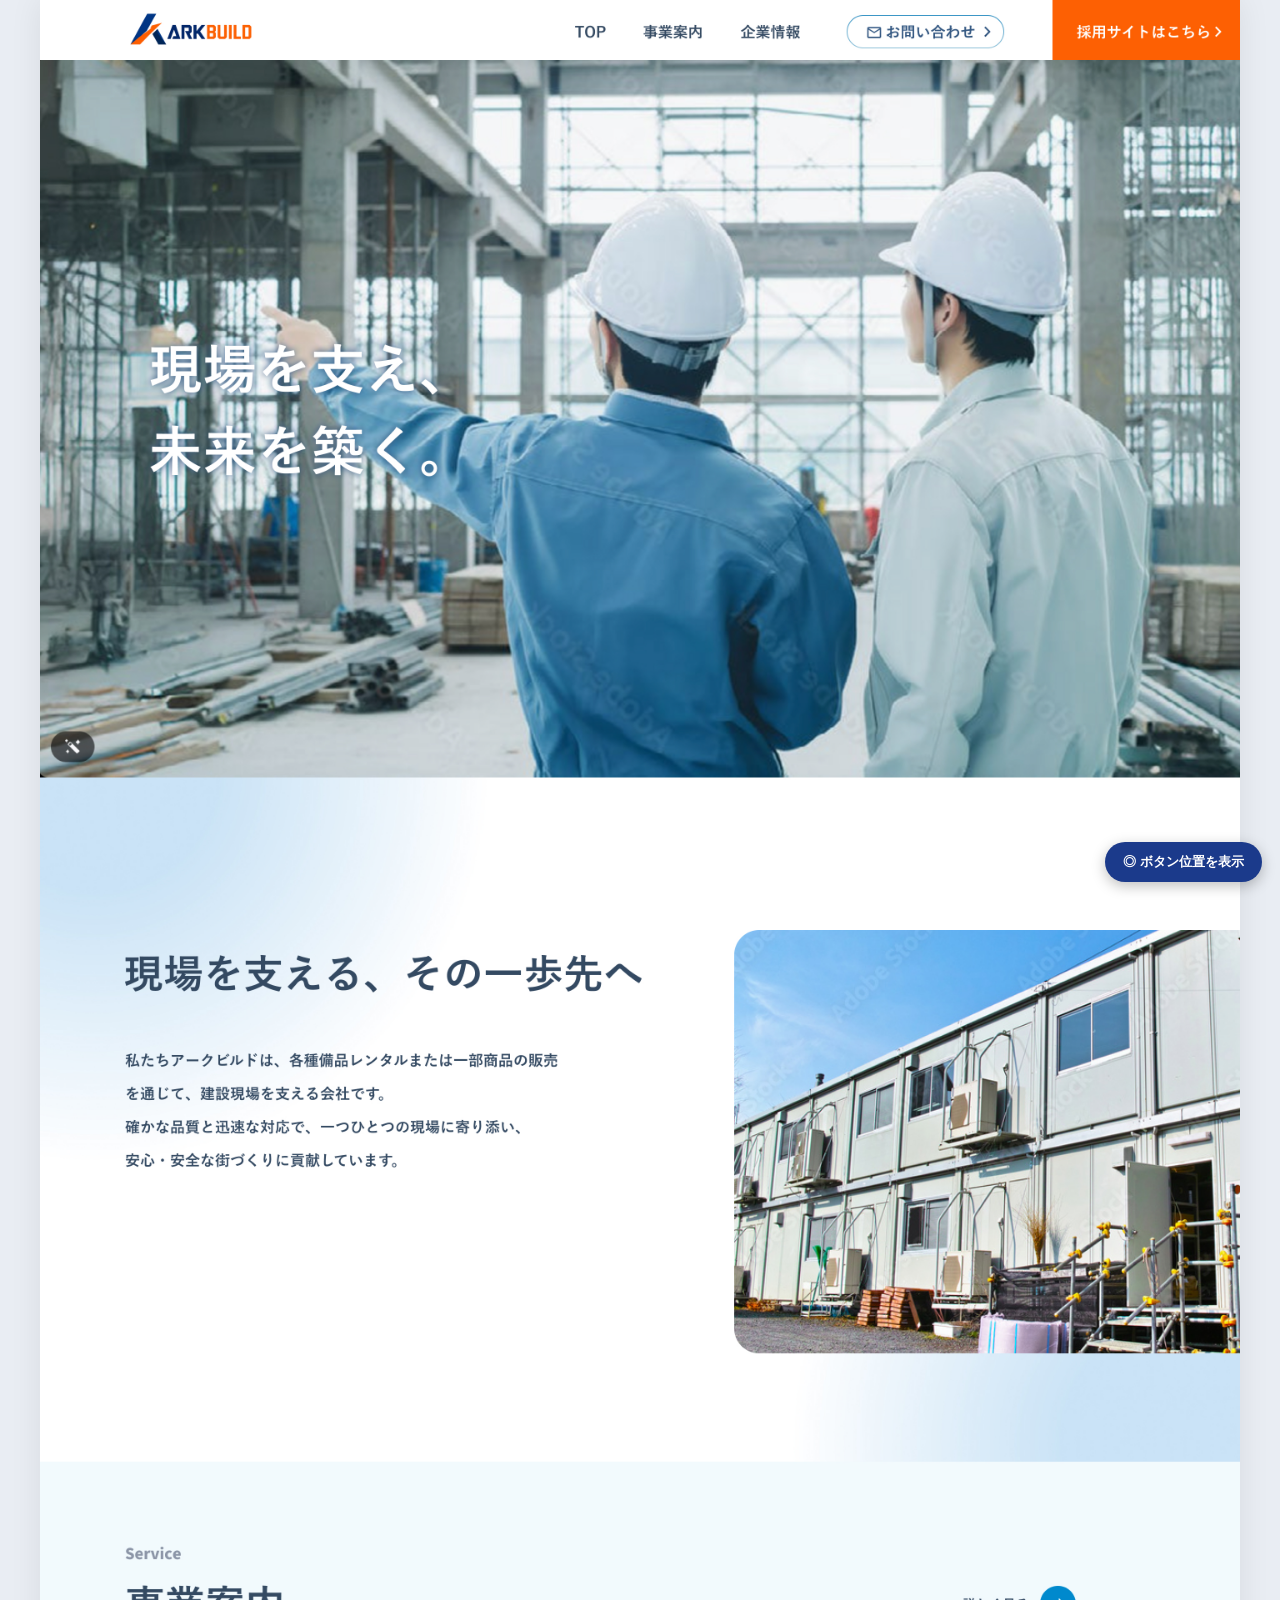
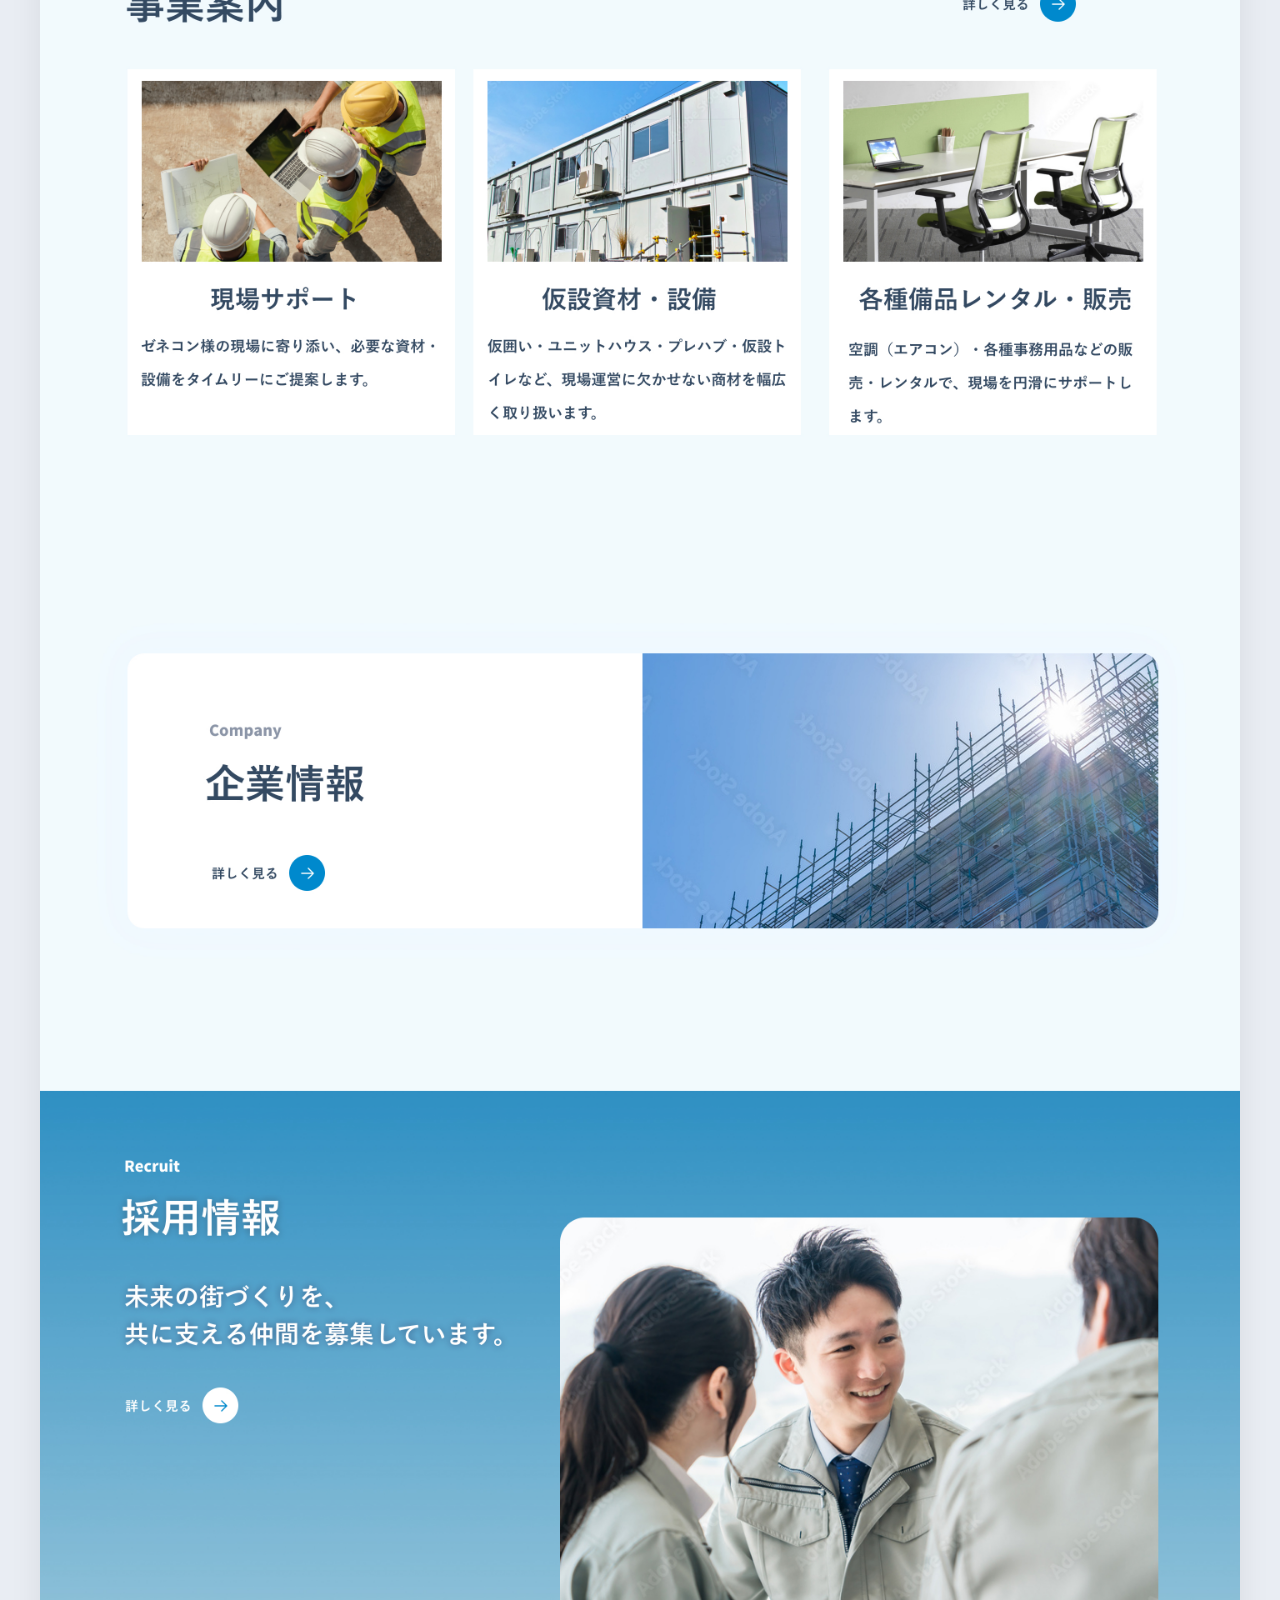
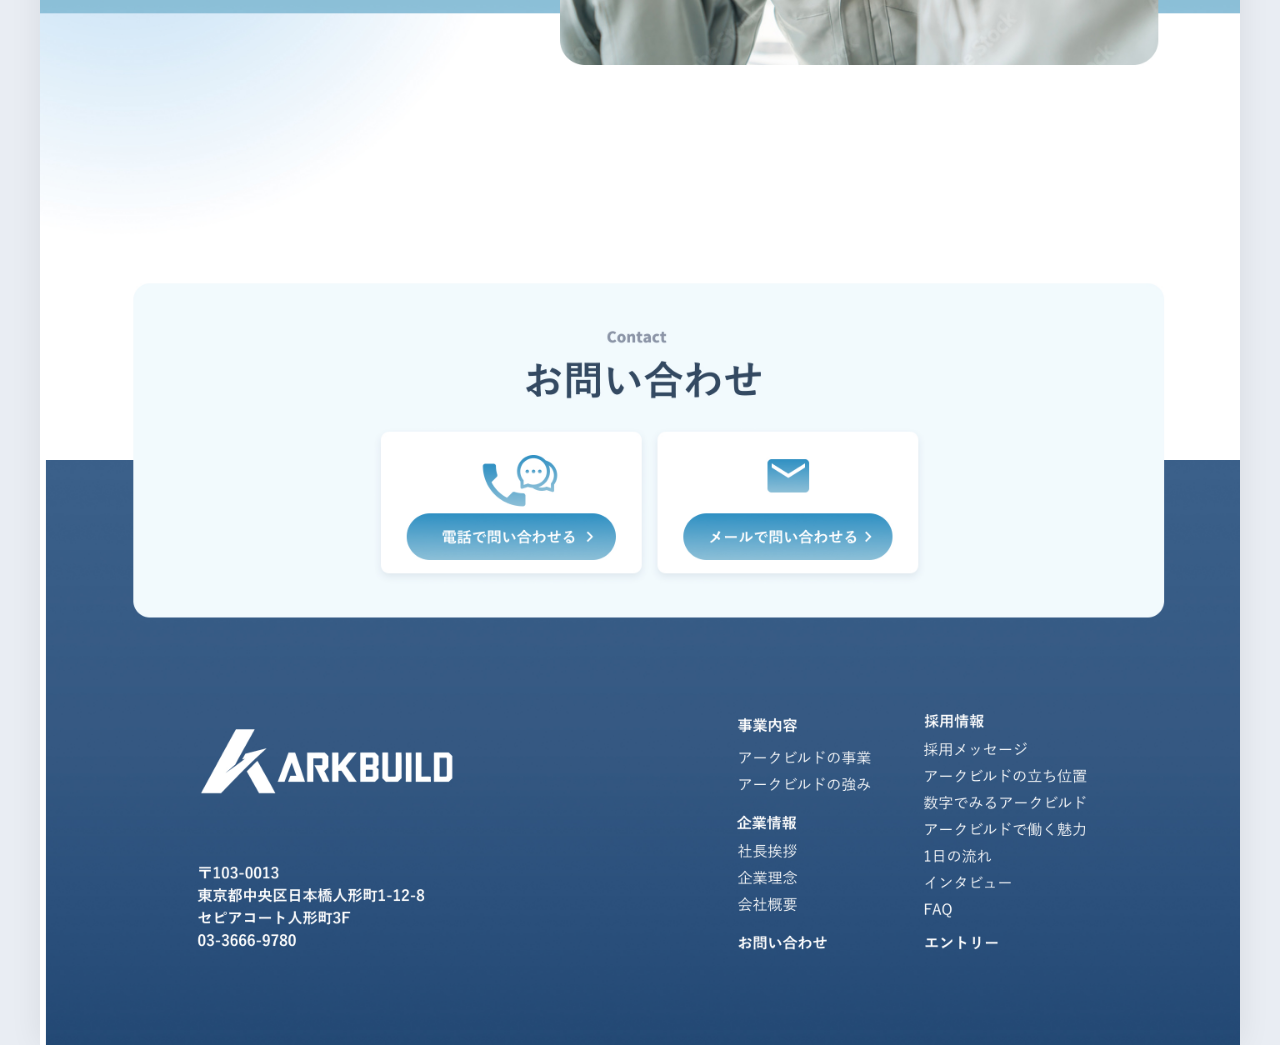
<file: index.html>
<!DOCTYPE html>
<html lang="ja">
<head>
  <meta charset="UTF-8">
  <meta name="viewport" content="width=device-width, initial-scale=1.0">
  <title>ARKBUILD | TOP</title>
  <link rel="stylesheet" href="style.css">
</head>
<body>
  <div class="stage">
    <img src="TOP.jpg" alt="ARKBUILD TOP">
  </div>
  <script src="hotspots.js"></script>
  <script>
    renderHotspots(
  [
    { t: 36.8, l: 71, w: 17, h: 2.2, href: "business.html", title: "事業案内 詳しく見る" },
    { t: 39, l: 6.5, w: 28, h: 9.5, href: "business.html", title: "カード:現場サポート" },
    { t: 39, l: 36, w: 28, h: 9.5, href: "business.html", title: "カード:仮設資材・設備" },
    { t: 39, l: 65.5, w: 28, h: 9.5, href: "products.html", title: "カード:各種備品レンタル・販売" },
    { t: 55.5, l: 6.5, w: 24, h: 6, href: "company.html", title: "企業情報 詳しく見る" },
    { t: 68.5, l: 6.5, w: 22, h: 6, href: "recruit.html", title: "採用情報 詳しく見る" },
    { t: 86.5, l: 30, w: 16, h: 2.6, href: "tel:0336669730", title: "電話で問い合わせる" },
    { t: 86.5, l: 54, w: 16, h: 2.6, href: "mailto:info@arkbuild.example", title: "メールで問い合わせる" },
    { t: 91.5, l: 12, w: 22, h: 3, href: "index.html", title: "フッターロゴ" },
    { t: 92.85, l: 57, w: 14, h: 0.75, href: "business.html", title: "F:アークビルドの事業" },
    { t: 93.55, l: 57, w: 14, h: 0.75, href: "company.html", title: "F:アークビルドの強み" },
    { t: 94.95, l: 57, w: 14, h: 0.75, href: "message.html", title: "F:社長挨拶" },
    { t: 95.65, l: 57, w: 14, h: 0.75, href: "philosophy.html", title: "F:企業理念" },
    { t: 96.35, l: 57, w: 14, h: 0.8, href: "about.html", title: "F:会社概要" },
    { t: 97.55, l: 57, w: 12, h: 0.75, href: "mailto:info@arkbuild.example", title: "F:お問い合わせ" },
    { t: 92.4, l: 72, w: 17, h: 5, href: "recruit.html", title: "F:採用情報カラム" },
    { t: 97.55, l: 72, w: 12, h: 0.75, href: "requirements.html", title: "F:エントリー" },
  ],
    HEADER_NEW
    );
  </script>
</body>
</html>
</file>
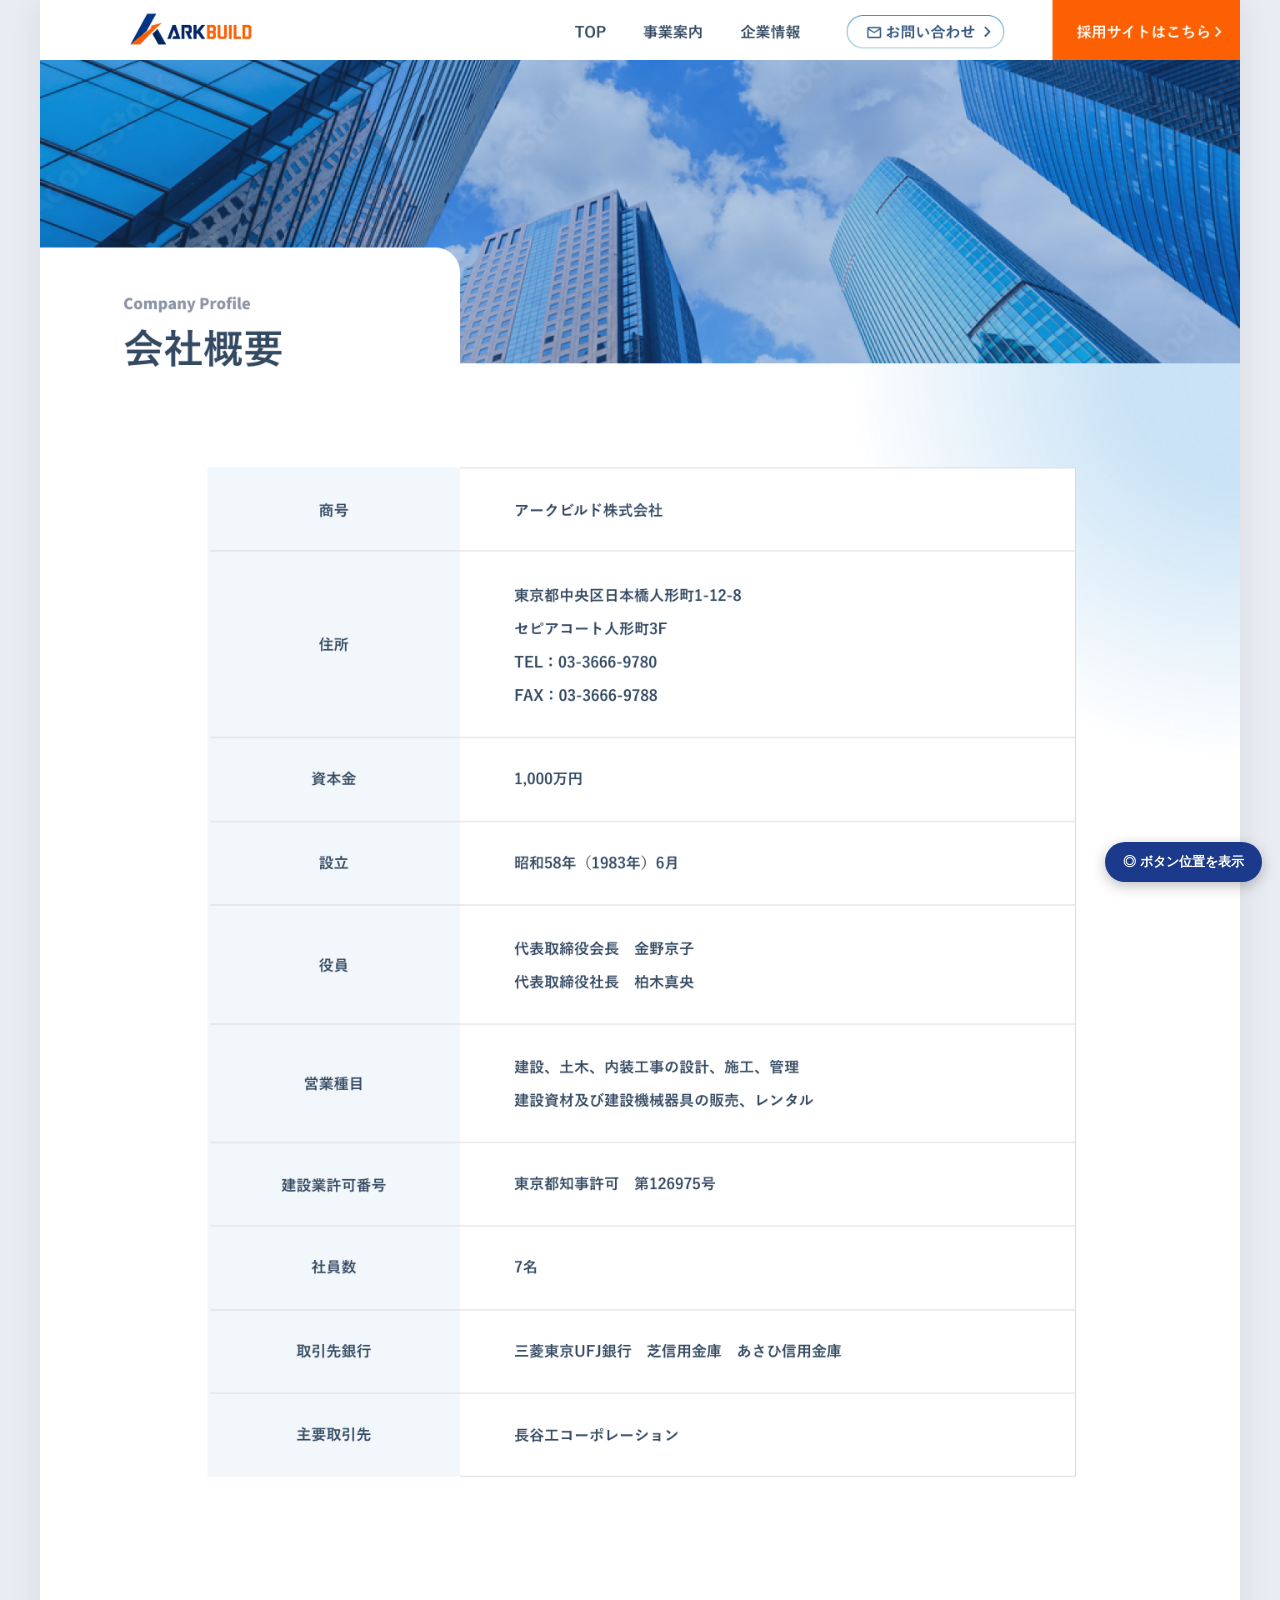
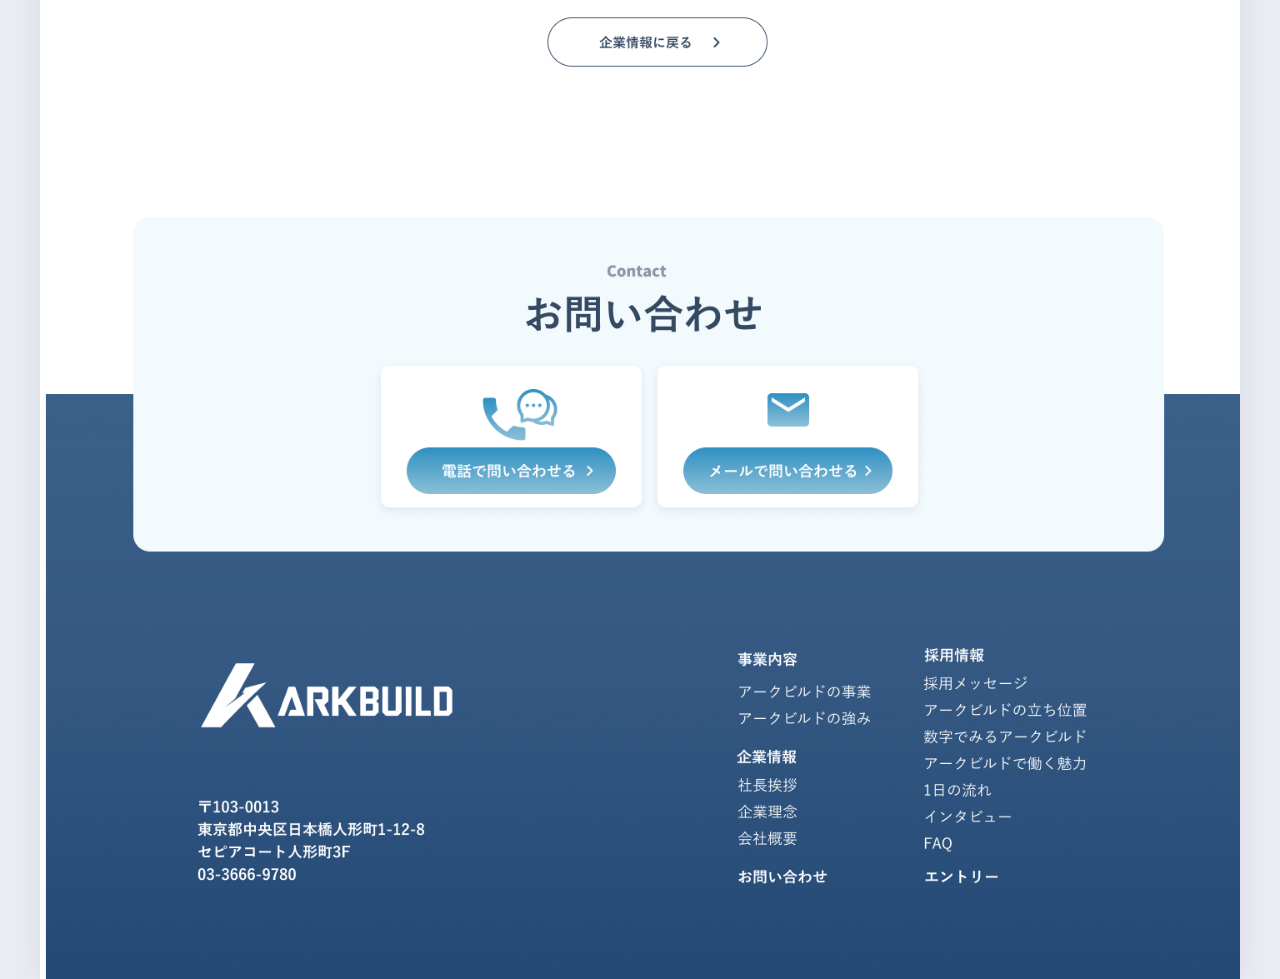
<file: about.html>
<!DOCTYPE html>
<html lang="ja">
<head>
  <meta charset="UTF-8">
  <meta name="viewport" content="width=device-width, initial-scale=1.0">
  <title>ARKBUILD | 会社概要</title>
  <link rel="stylesheet" href="style.css">
</head>
<body>
  <div class="stage">
    <img src="会社概要.jpg" alt="ARKBUILD 会社概要">
  </div>
  <script src="hotspots.js"></script>
  <script>
    renderHotspots(
  [],
    HEADER_NEW
    );
  </script>
</body>
</html>
</file>
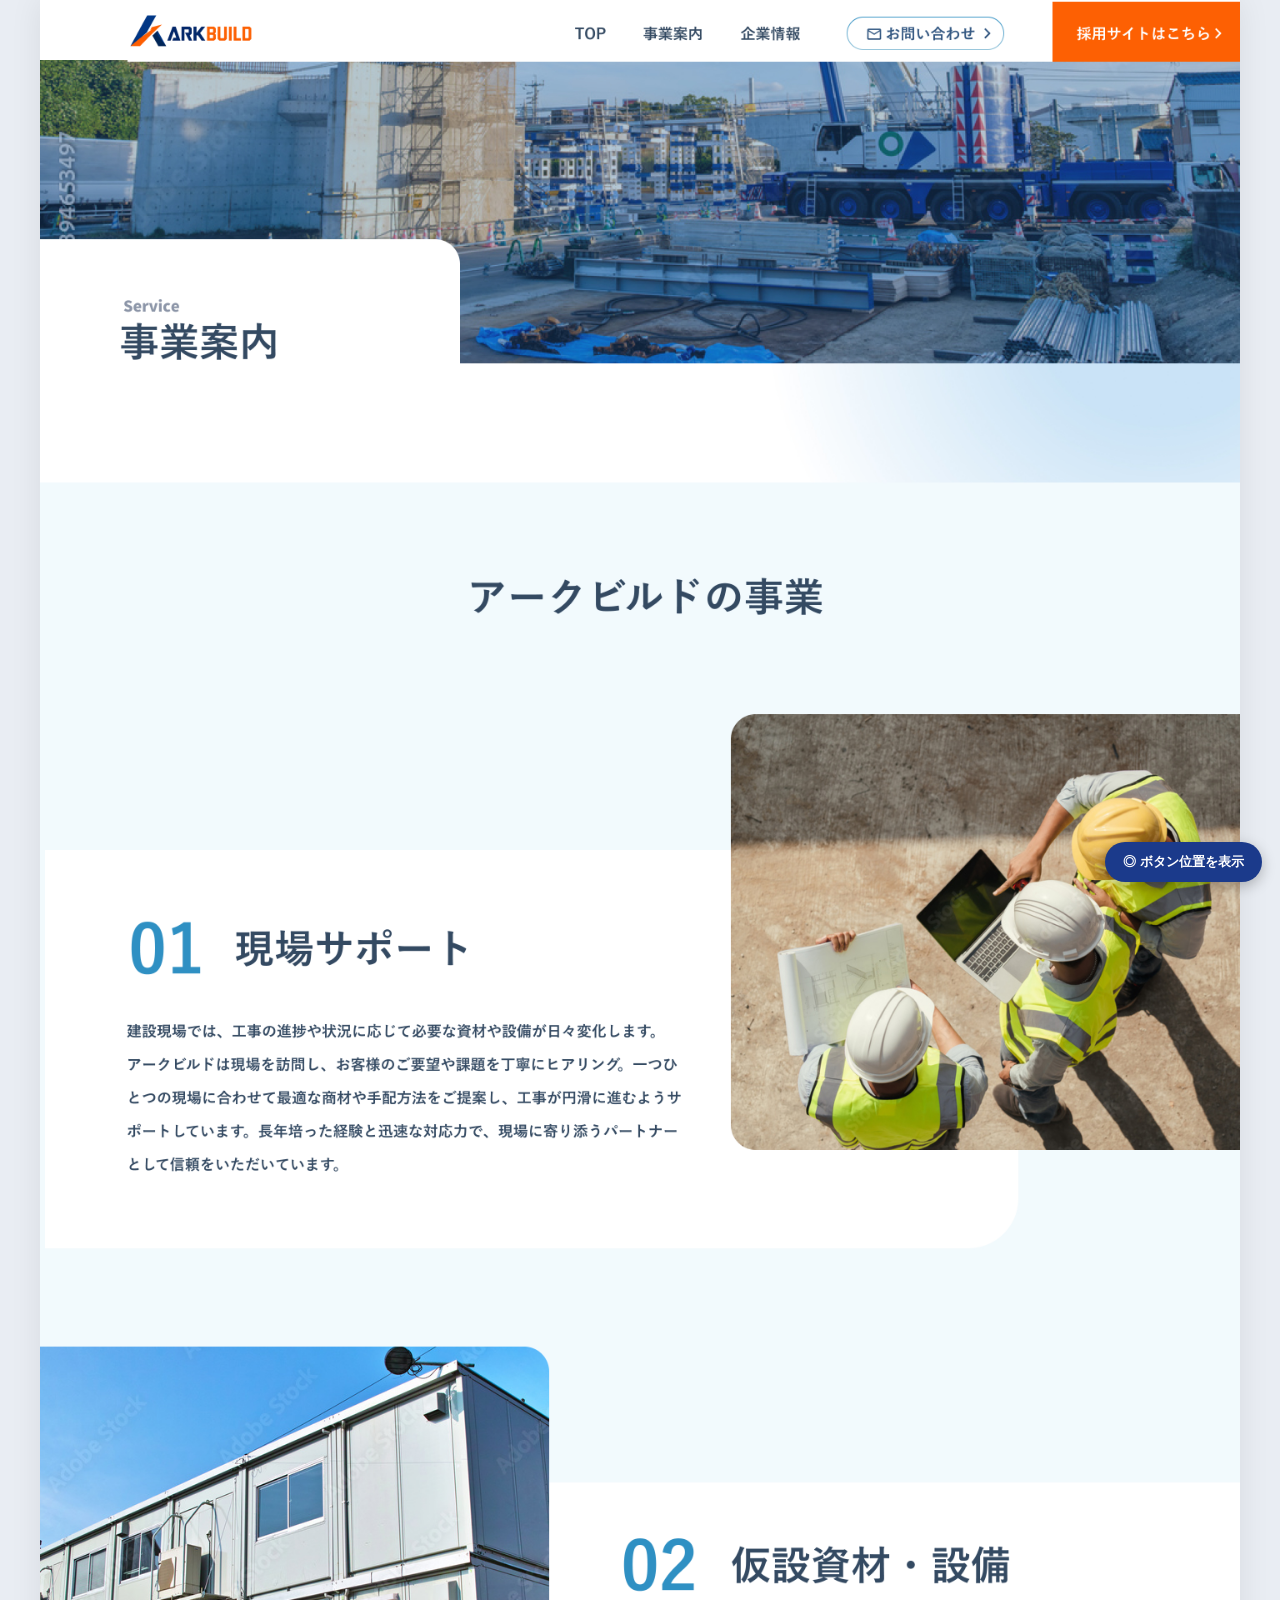
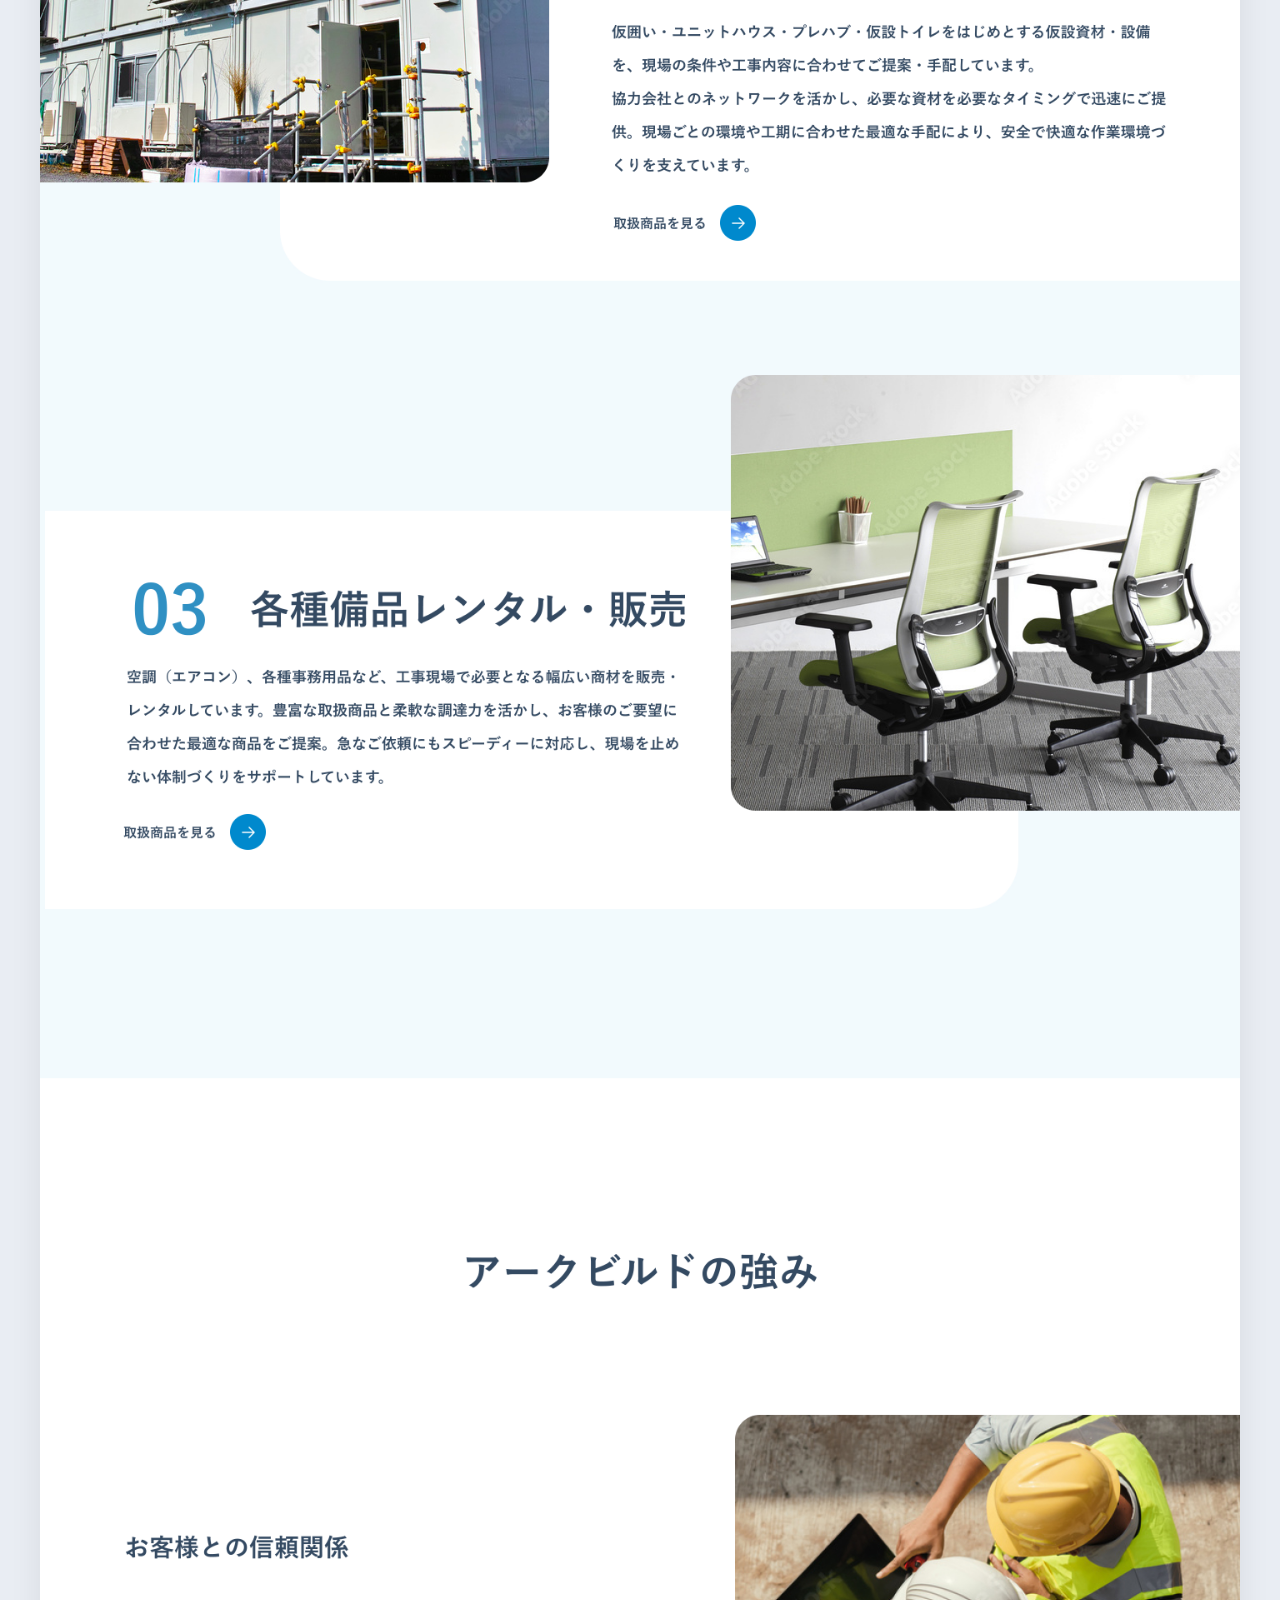
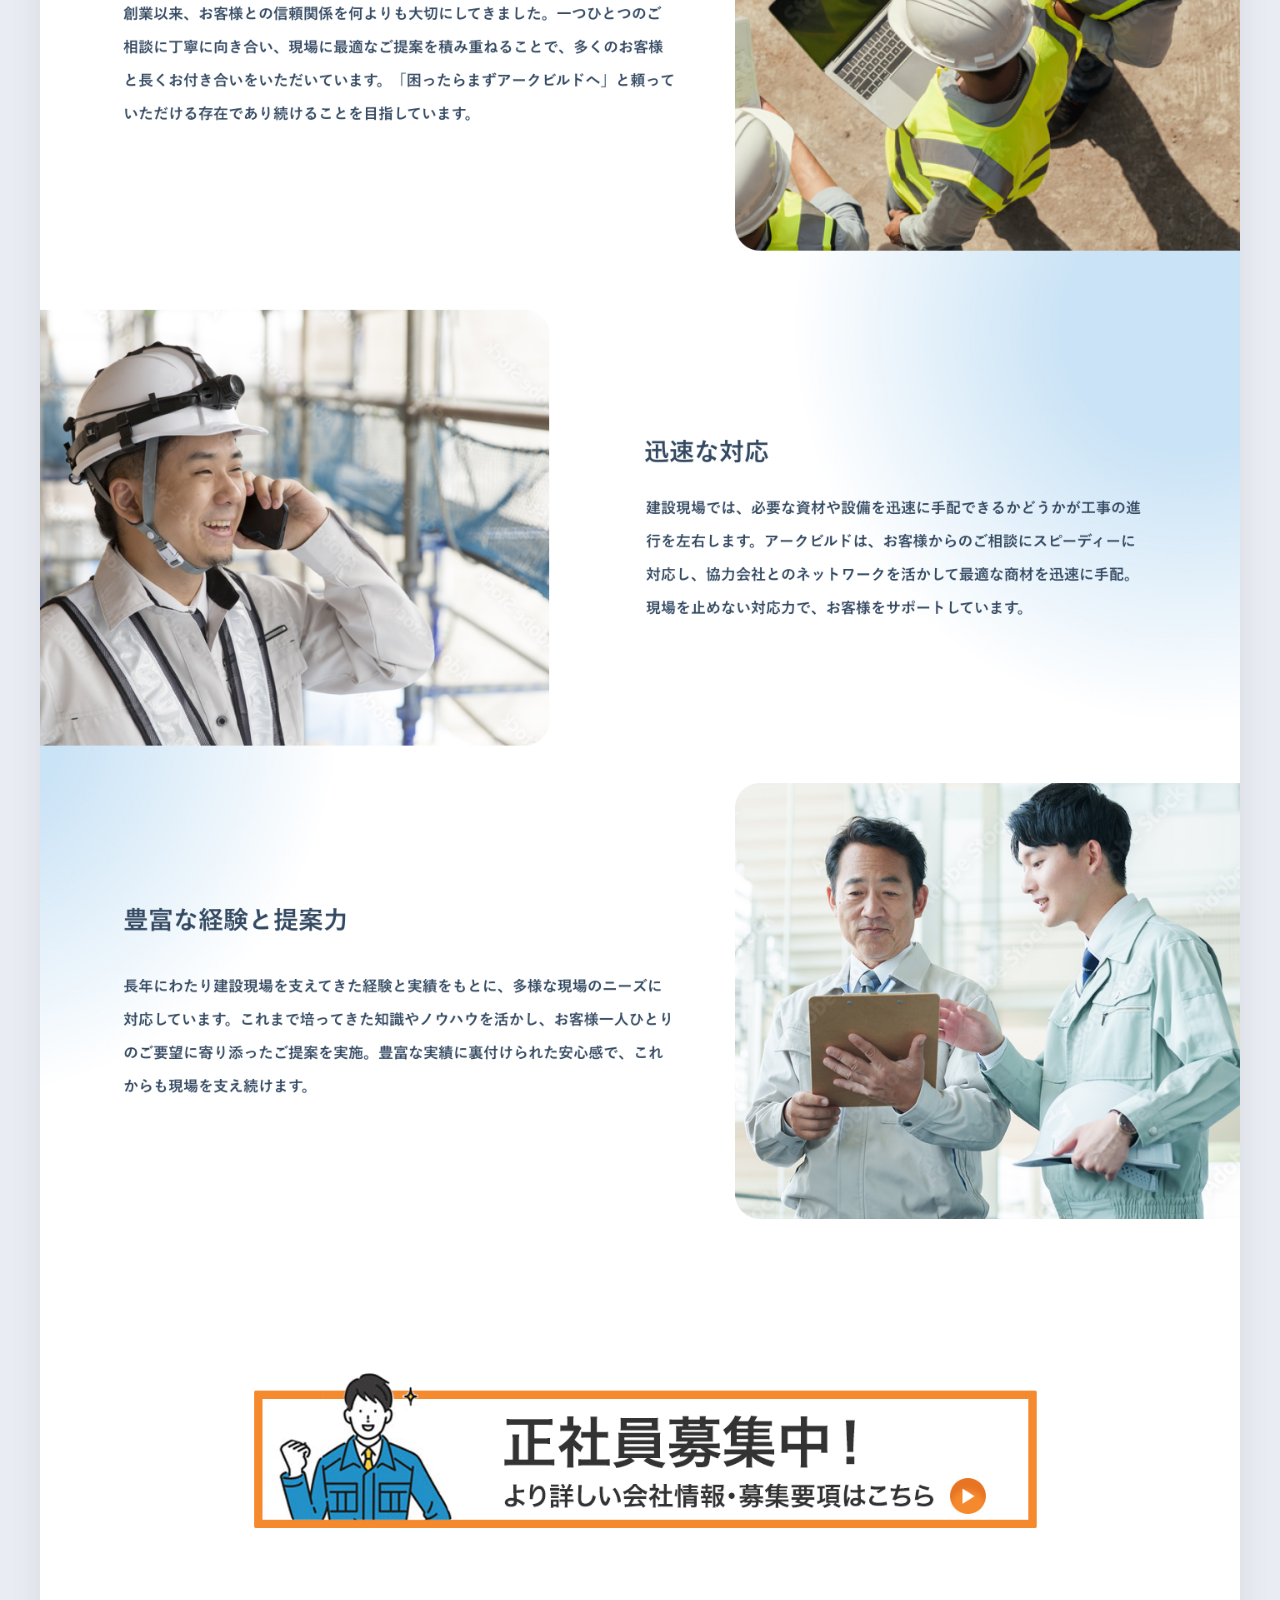
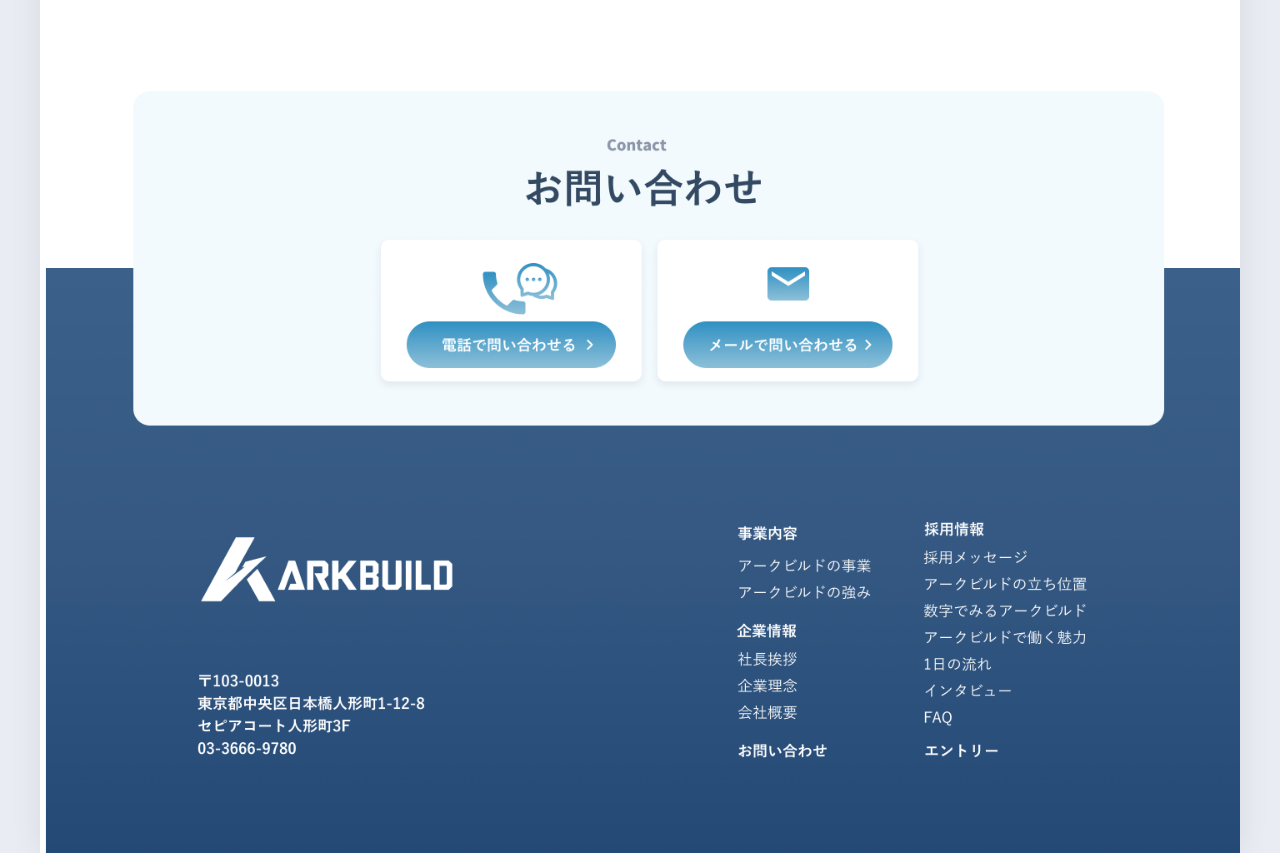
<file: business.html>
<!DOCTYPE html>
<html lang="ja">
<head>
  <meta charset="UTF-8">
  <meta name="viewport" content="width=device-width, initial-scale=1.0">
  <title>ARKBUILD | 事業案内</title>
  <link rel="stylesheet" href="style.css">
</head>
<body>
  <div class="stage">
    <img src="事業案内.jpg" alt="ARKBUILD 事業案内">
  </div>
  <script src="hotspots.js"></script>
  <script>
    renderHotspots(
  [
    { t: 27, l: 44, w: 54, h: 6.5, href: "products.html", title: "02 仮設資材・設備 → 取扱商品" },
    { t: 38.5, l: 5, w: 52, h: 6, href: "products.html", title: "03 各種備品レンタル・販売 → 取扱商品" },
    { t: 81.2, l: 19, w: 62, h: 3.4, href: "recruit.html", title: "正社員募集中バナー → 採用" },
  ],
    HEADER_NEW
    );
  </script>
</body>
</html>
</file>
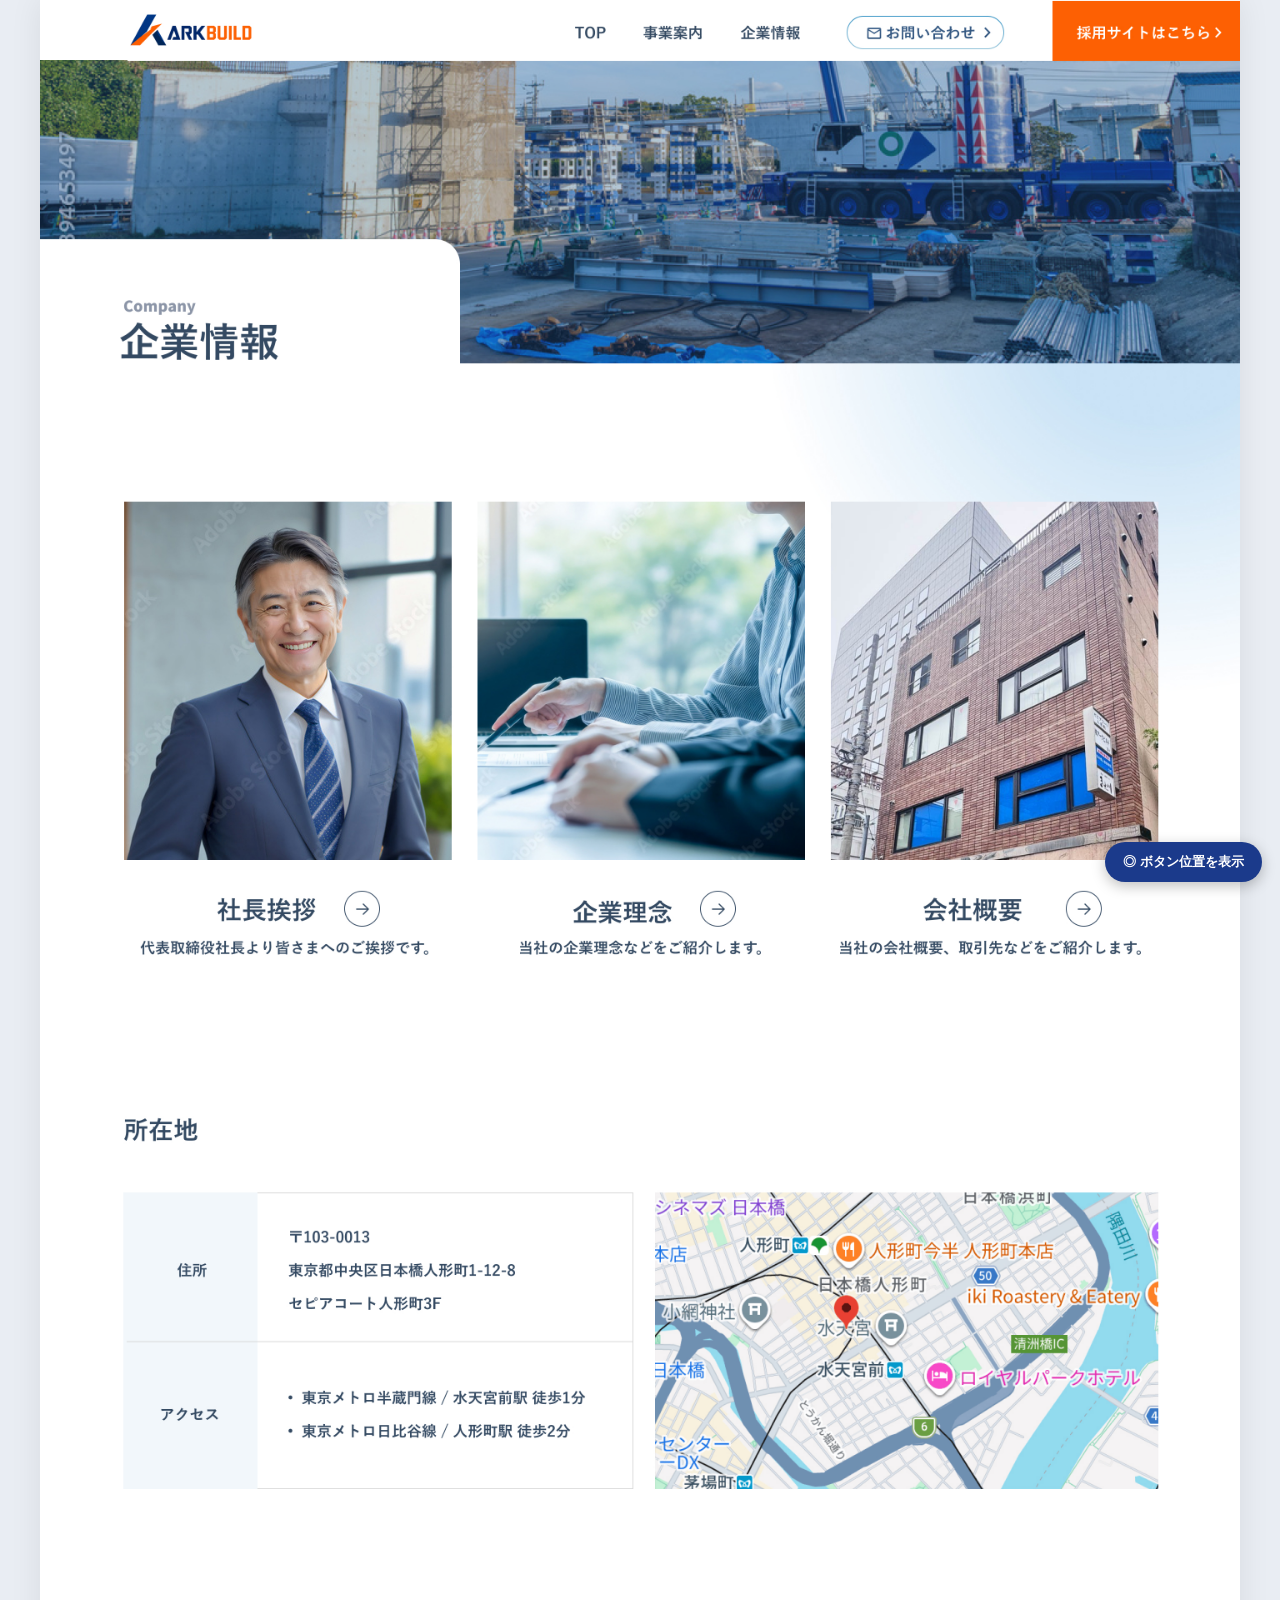
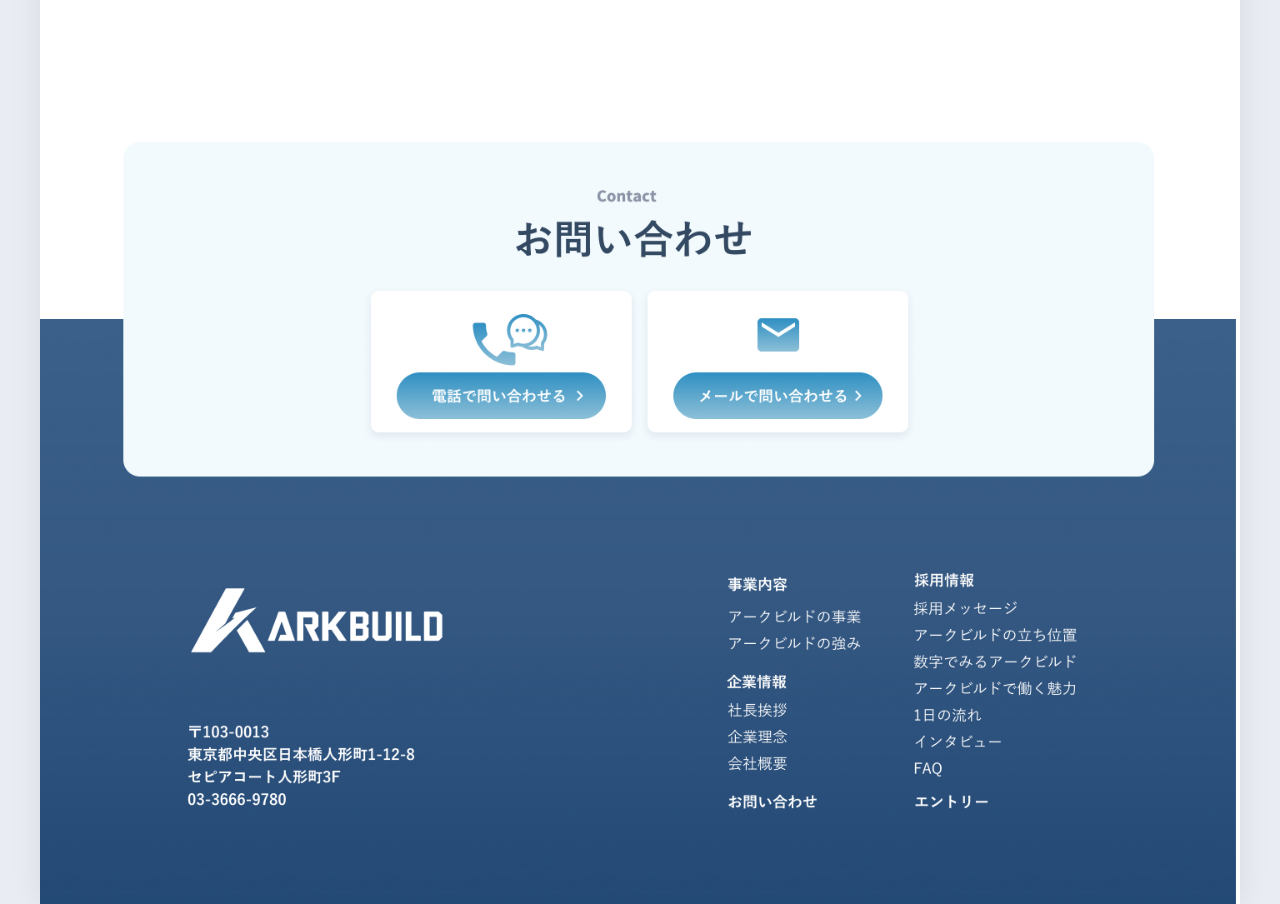
<file: company.html>
<!DOCTYPE html>
<html lang="ja">
<head>
  <meta charset="UTF-8">
  <meta name="viewport" content="width=device-width, initial-scale=1.0">
  <title>ARKBUILD | 企業情報</title>
  <link rel="stylesheet" href="style.css">
</head>
<body>
  <div class="stage">
    <img src="企業情報.jpg" alt="ARKBUILD 企業情報">
  </div>
  <script src="hotspots.js"></script>
  <script>
    renderHotspots(
  [
    { t: 34.8, l: 5, w: 29, h: 5.5, href: "message.html", title: "社長挨拶" },
    { t: 34.8, l: 35, w: 29, h: 5.5, href: "philosophy.html", title: "企業理念" },
    { t: 34.8, l: 65.5, w: 29, h: 5.5, href: "about.html", title: "会社概要" },
  ],
    HEADER_NEW
    );
  </script>
</body>
</html>
</file>
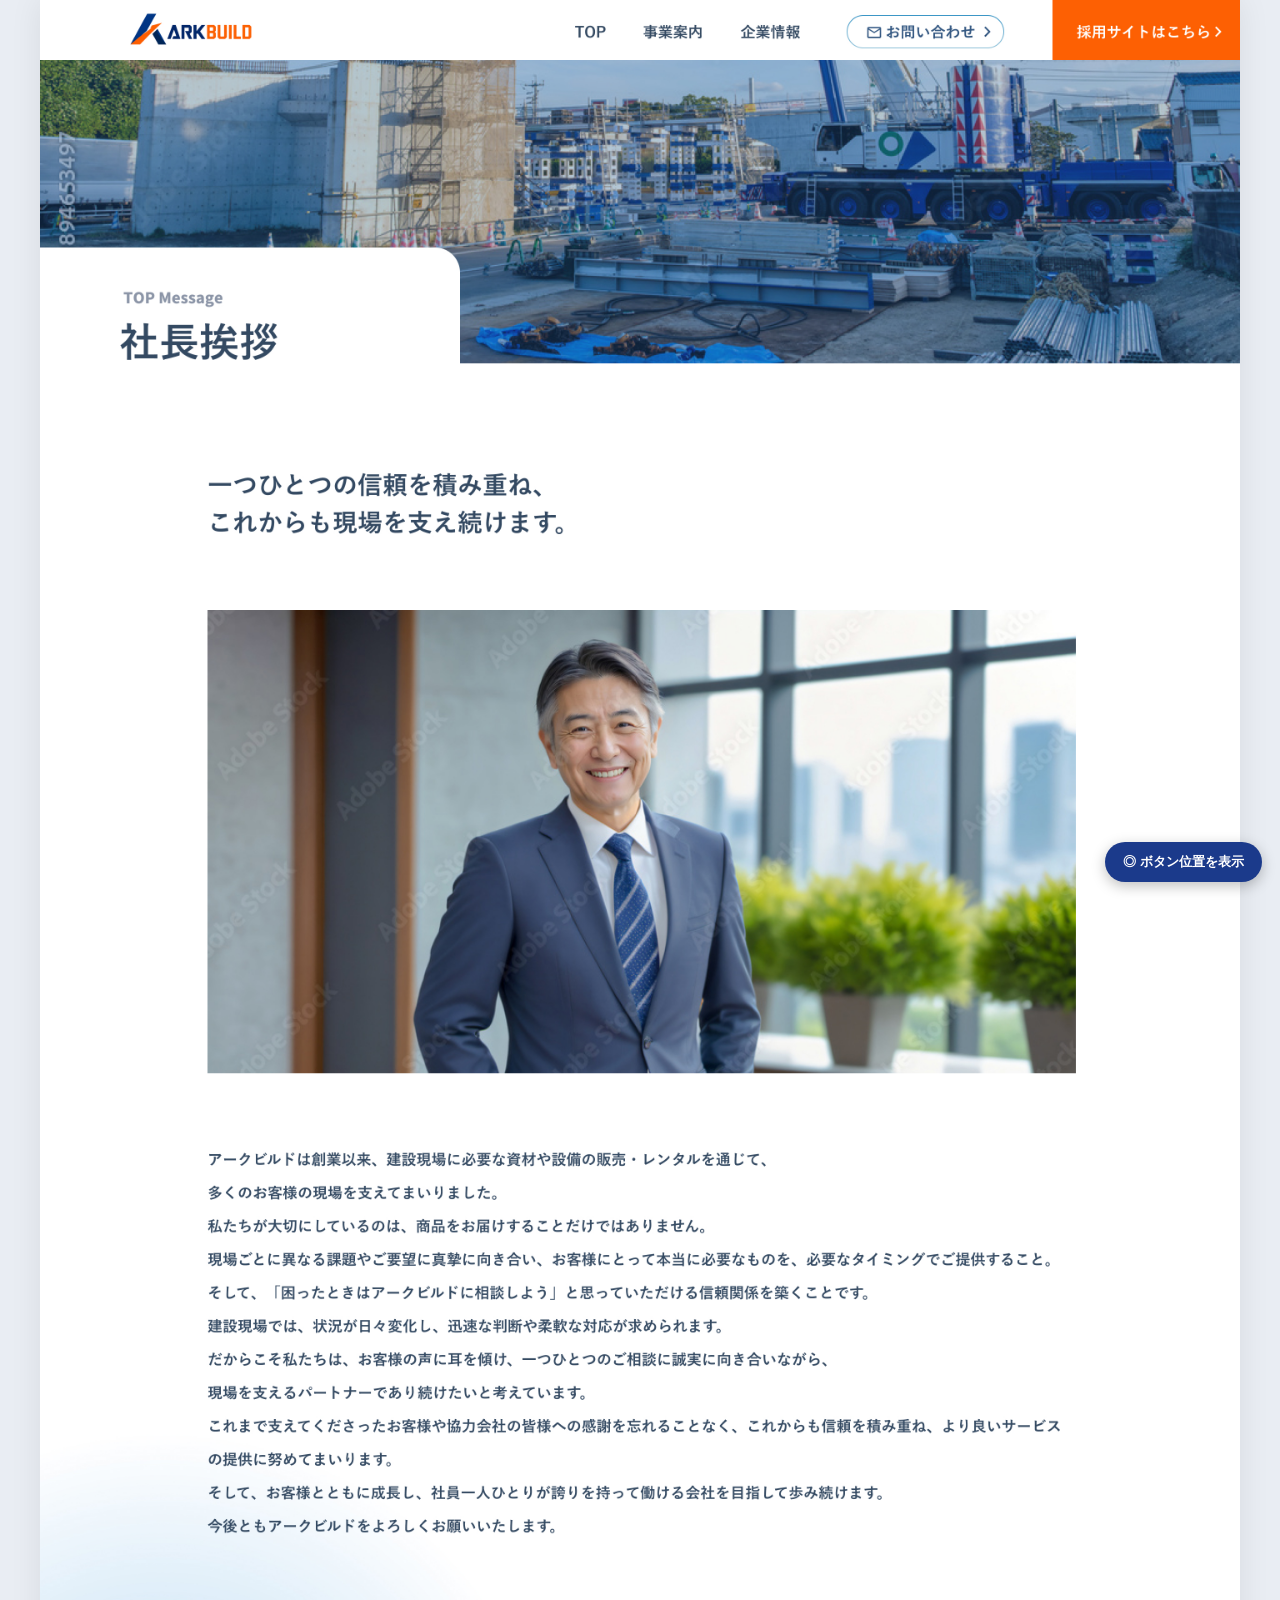
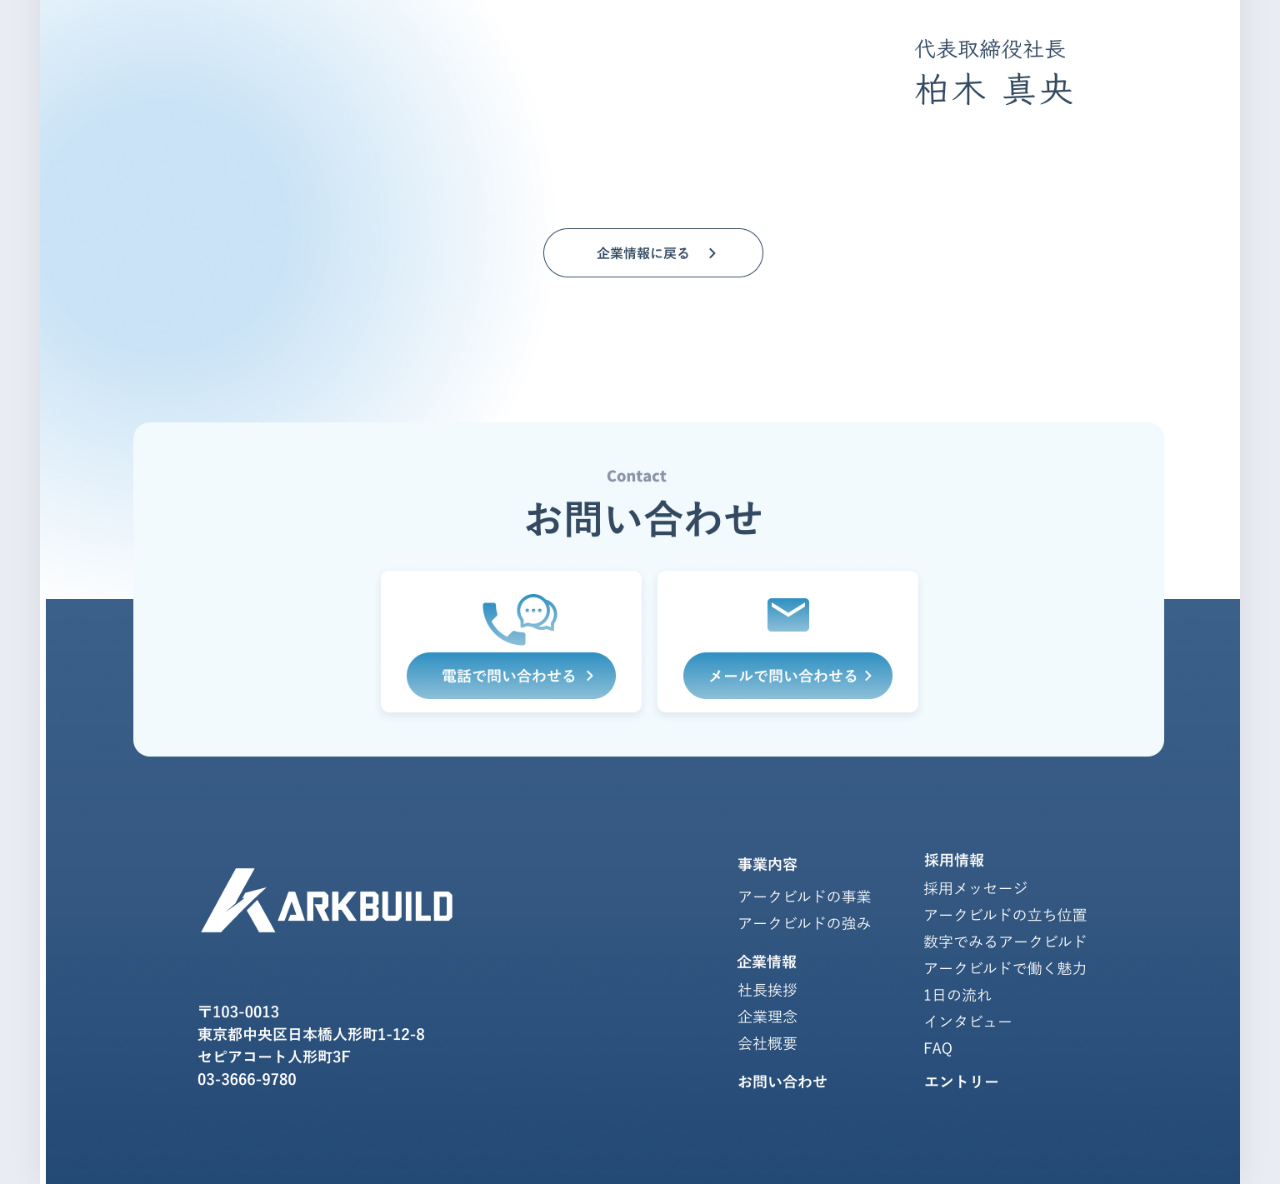
<file: message.html>
<!DOCTYPE html>
<html lang="ja">
<head>
  <meta charset="UTF-8">
  <meta name="viewport" content="width=device-width, initial-scale=1.0">
  <title>ARKBUILD | 社長挨拶</title>
  <link rel="stylesheet" href="style.css">
</head>
<body>
  <div class="stage">
    <img src="社長挨拶.jpg" alt="ARKBUILD 社長挨拶">
  </div>
  <script src="hotspots.js"></script>
  <script>
    renderHotspots(
  [],
    HEADER_NEW
    );
  </script>
</body>
</html>
</file>
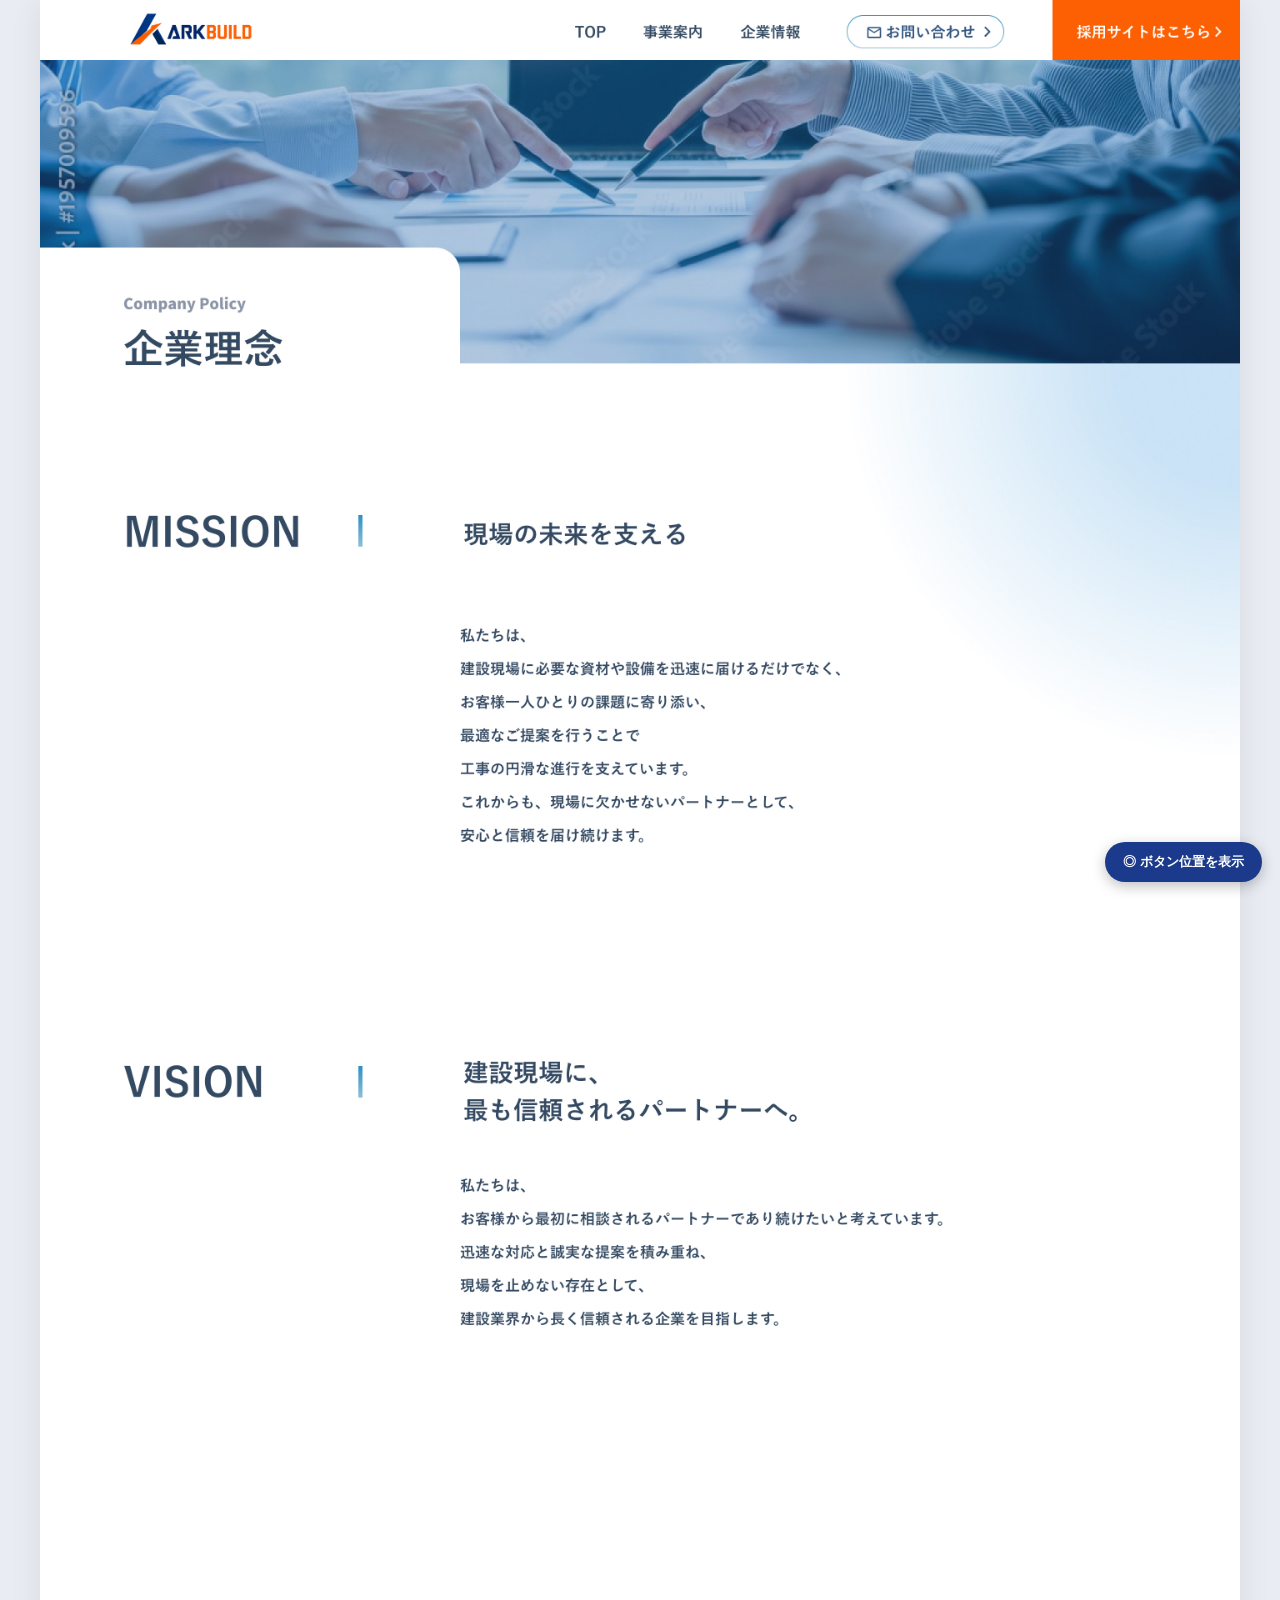
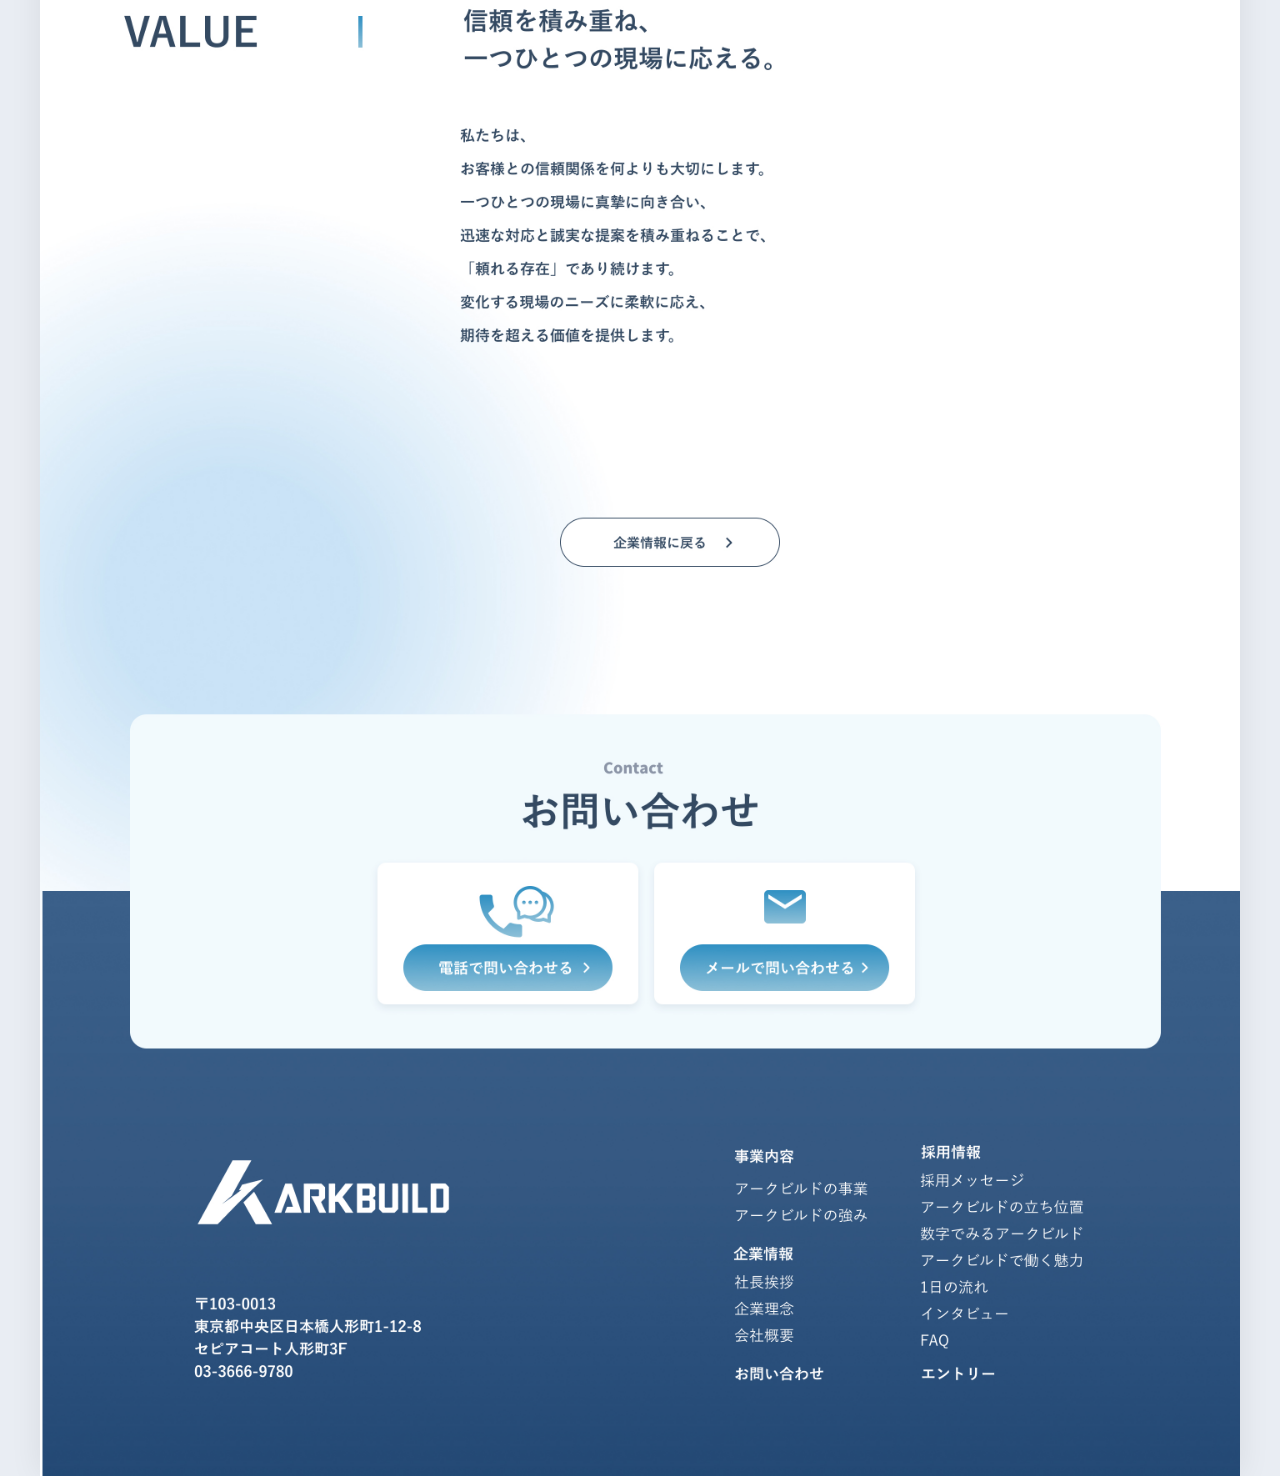
<file: philosophy.html>
<!DOCTYPE html>
<html lang="ja">
<head>
  <meta charset="UTF-8">
  <meta name="viewport" content="width=device-width, initial-scale=1.0">
  <title>ARKBUILD | 企業理念</title>
  <link rel="stylesheet" href="style.css">
</head>
<body>
  <div class="stage">
    <img src="企業理念.jpg" alt="ARKBUILD 企業理念">
  </div>
  <script src="hotspots.js"></script>
  <script>
    renderHotspots(
  [],
    HEADER_NEW
    );
  </script>
</body>
</html>
</file>
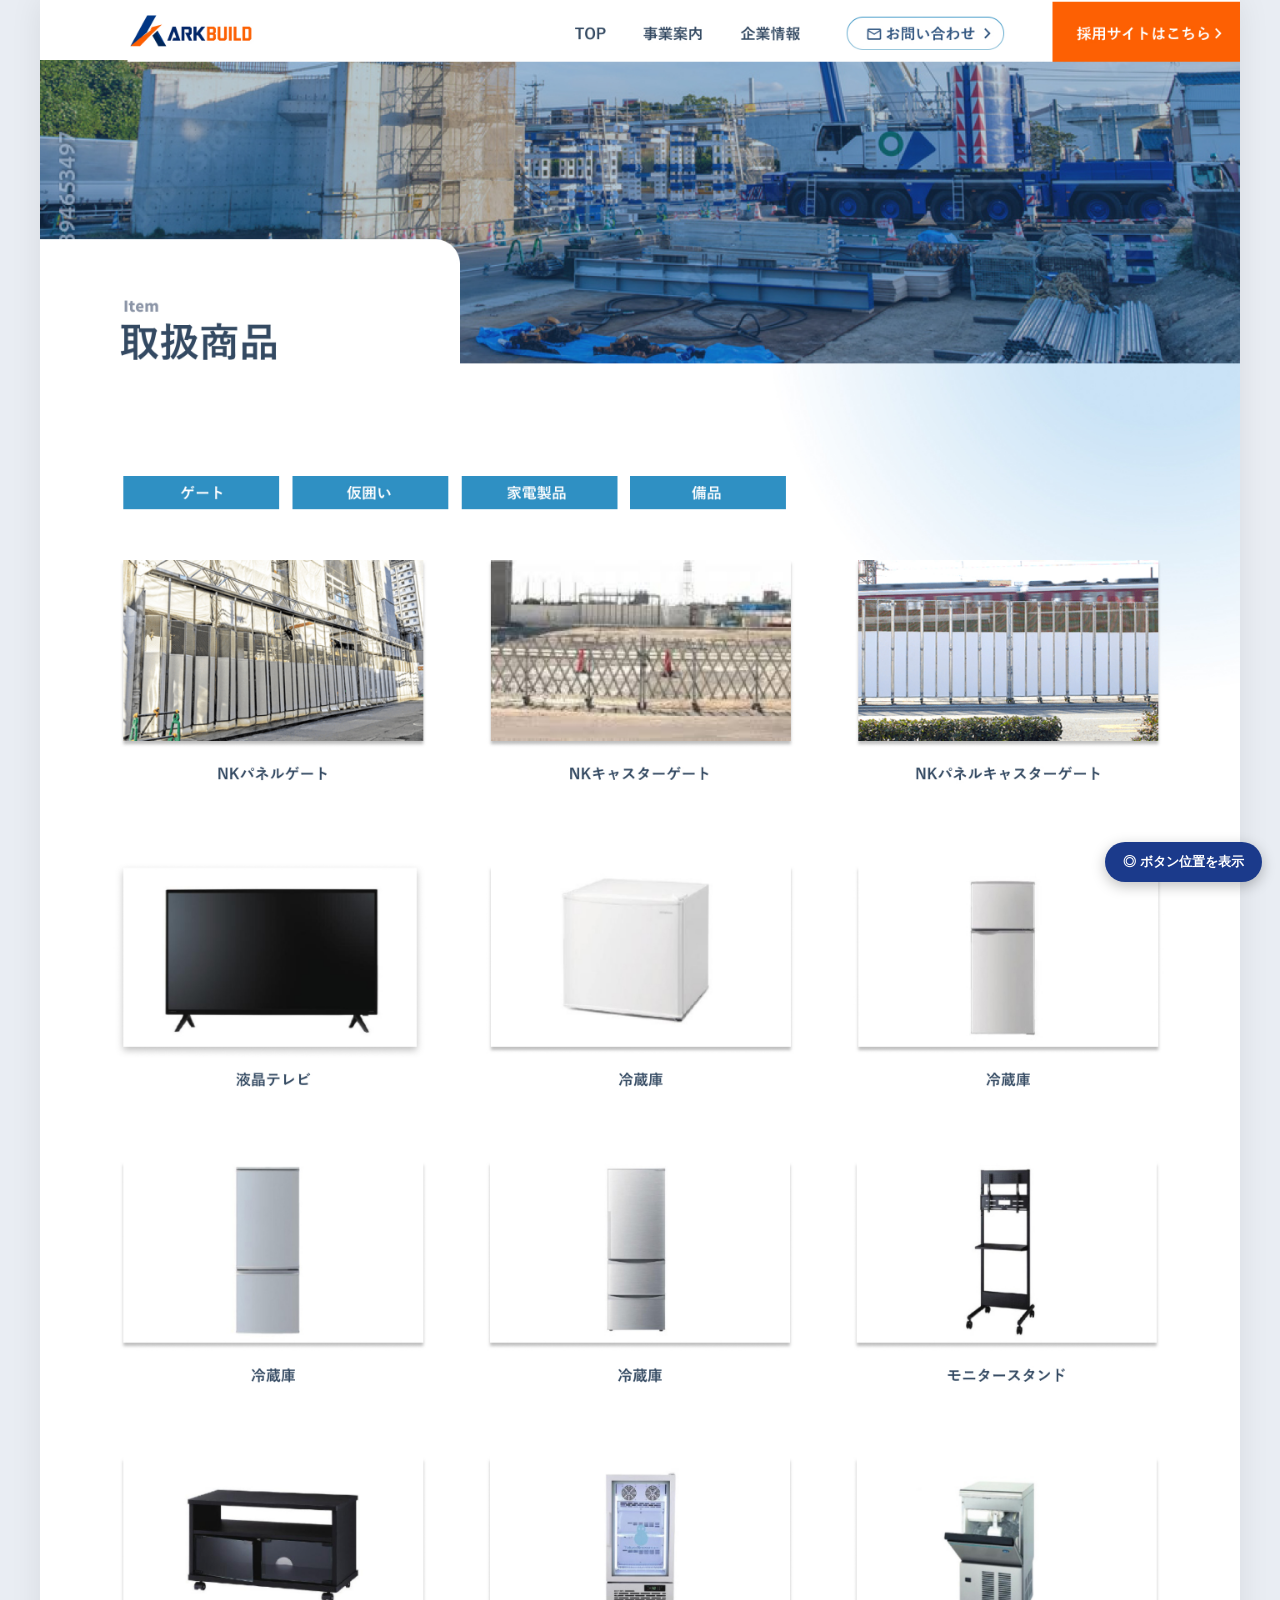
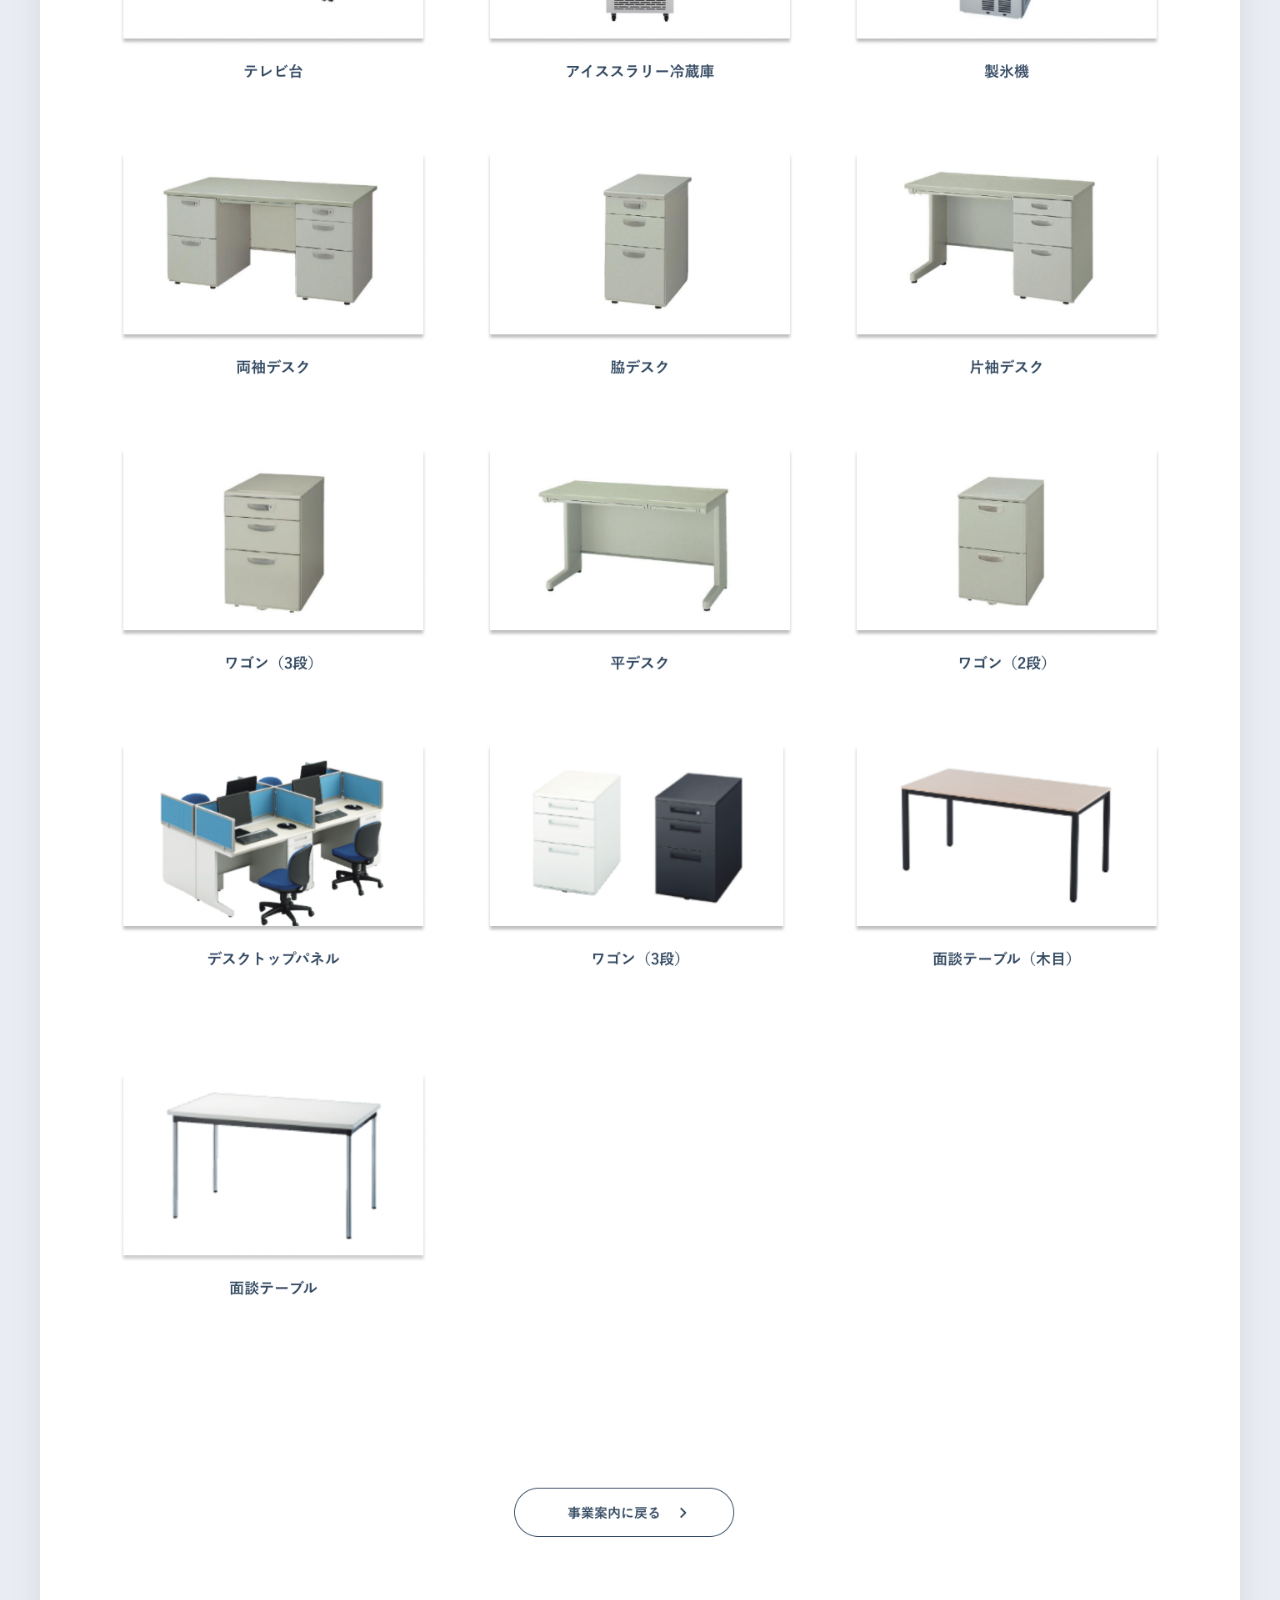
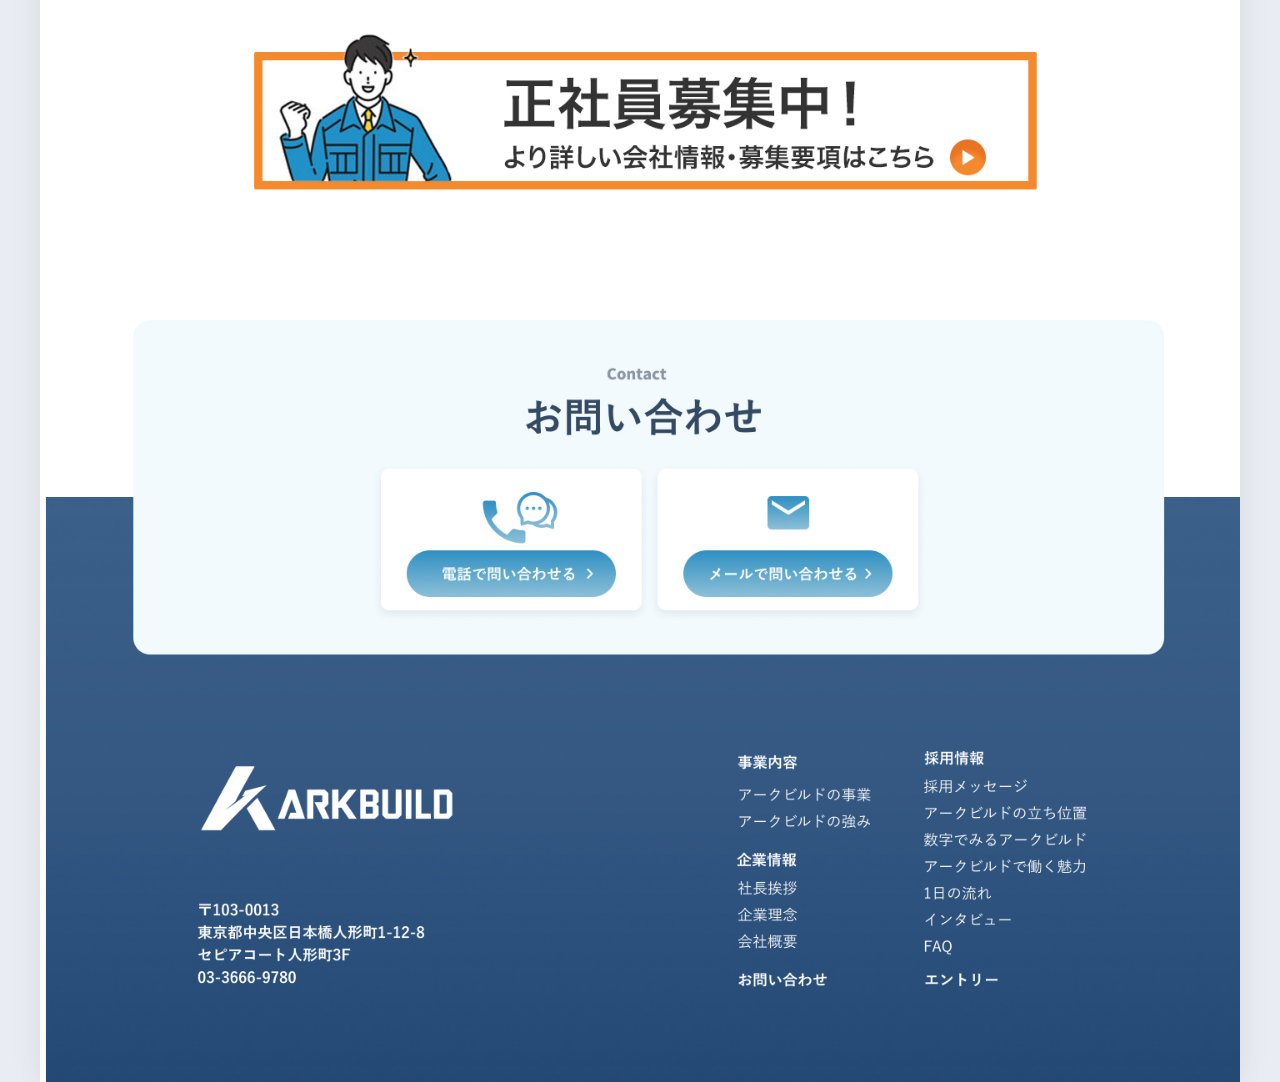
<file: products.html>
<!DOCTYPE html>
<html lang="ja">
<head>
  <meta charset="UTF-8">
  <meta name="viewport" content="width=device-width, initial-scale=1.0">
  <title>ARKBUILD | 取扱商品</title>
  <link rel="stylesheet" href="style.css">
</head>
<body>
  <div class="stage">
    <img src="取扱商品.jpg" alt="ARKBUILD 取扱商品">
  </div>
  <script src="hotspots.js"></script>
  <script>
    renderHotspots(
  [
    { t: 74.2, l: 19, w: 62, h: 3.9, href: "recruit.html", title: "正社員募集中バナー → 採用" },
  ],
    HEADER_NEW
    );
  </script>
</body>
</html>
</file>
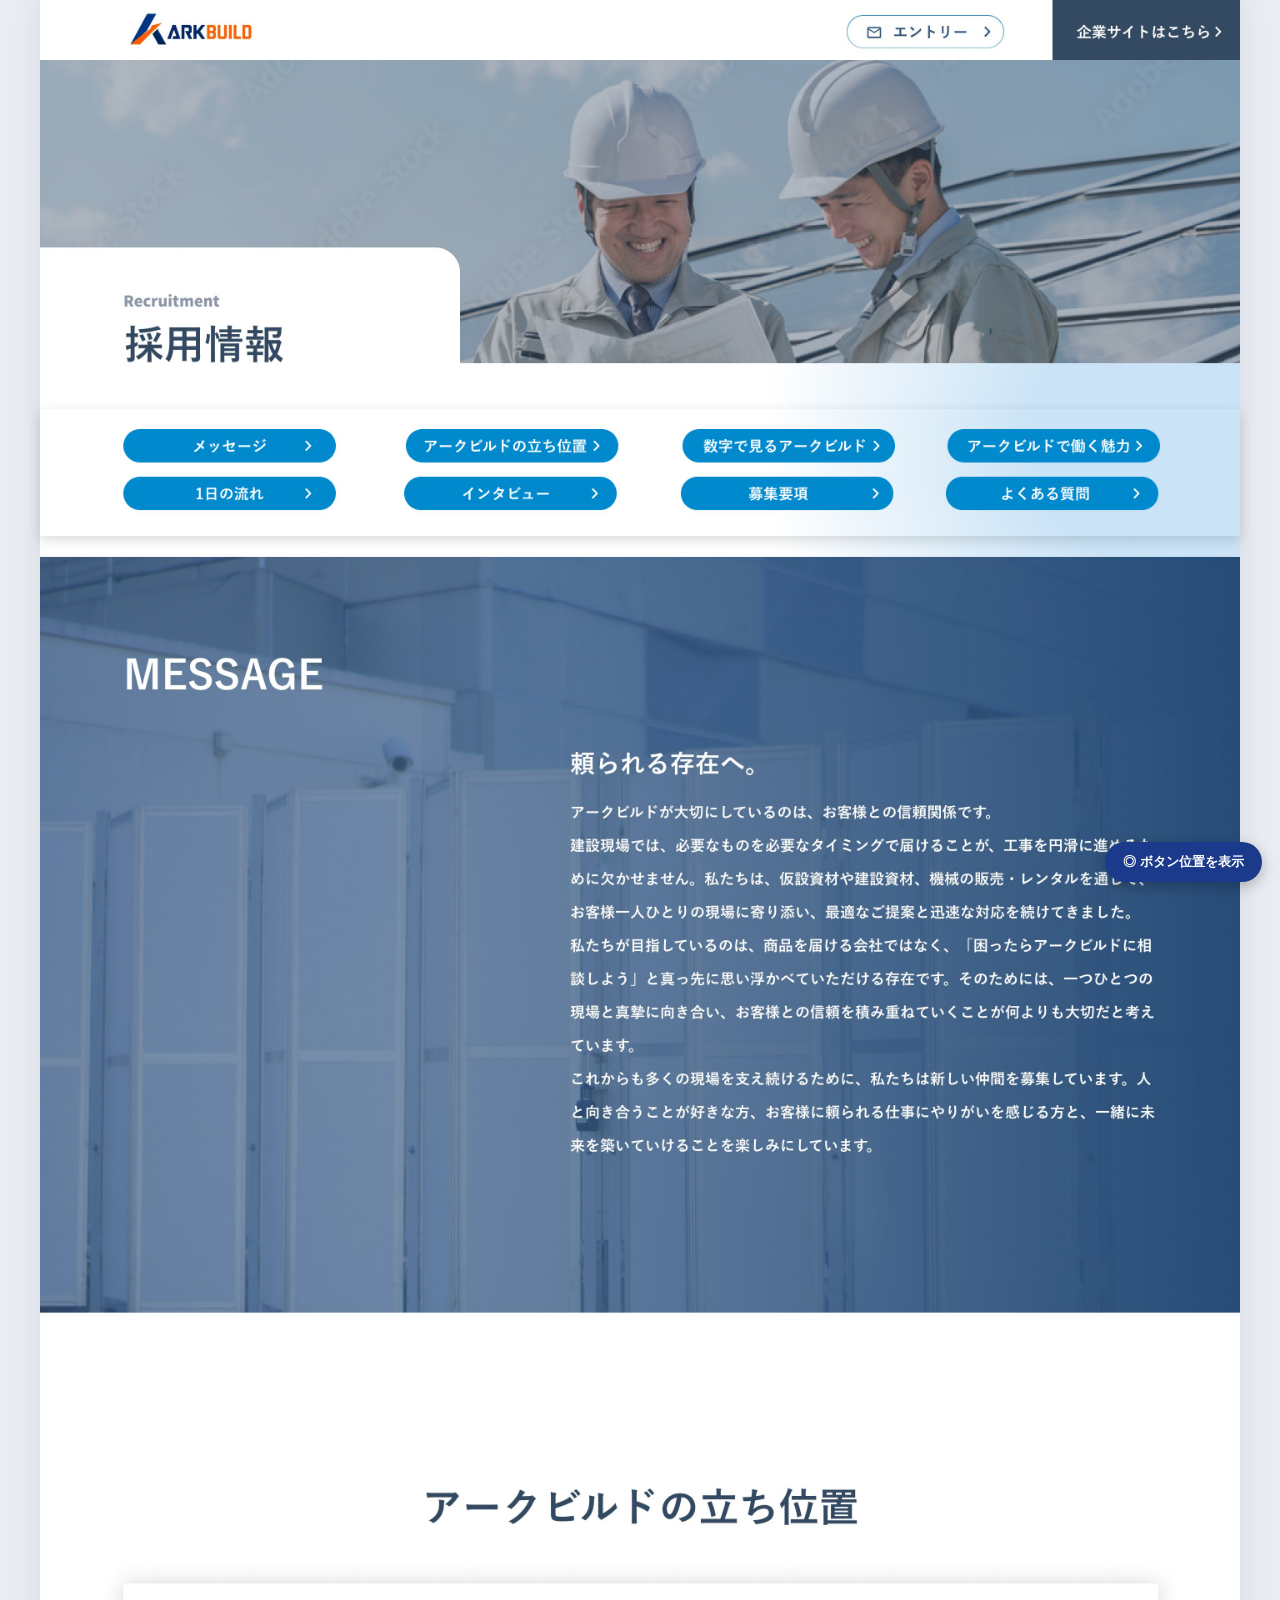
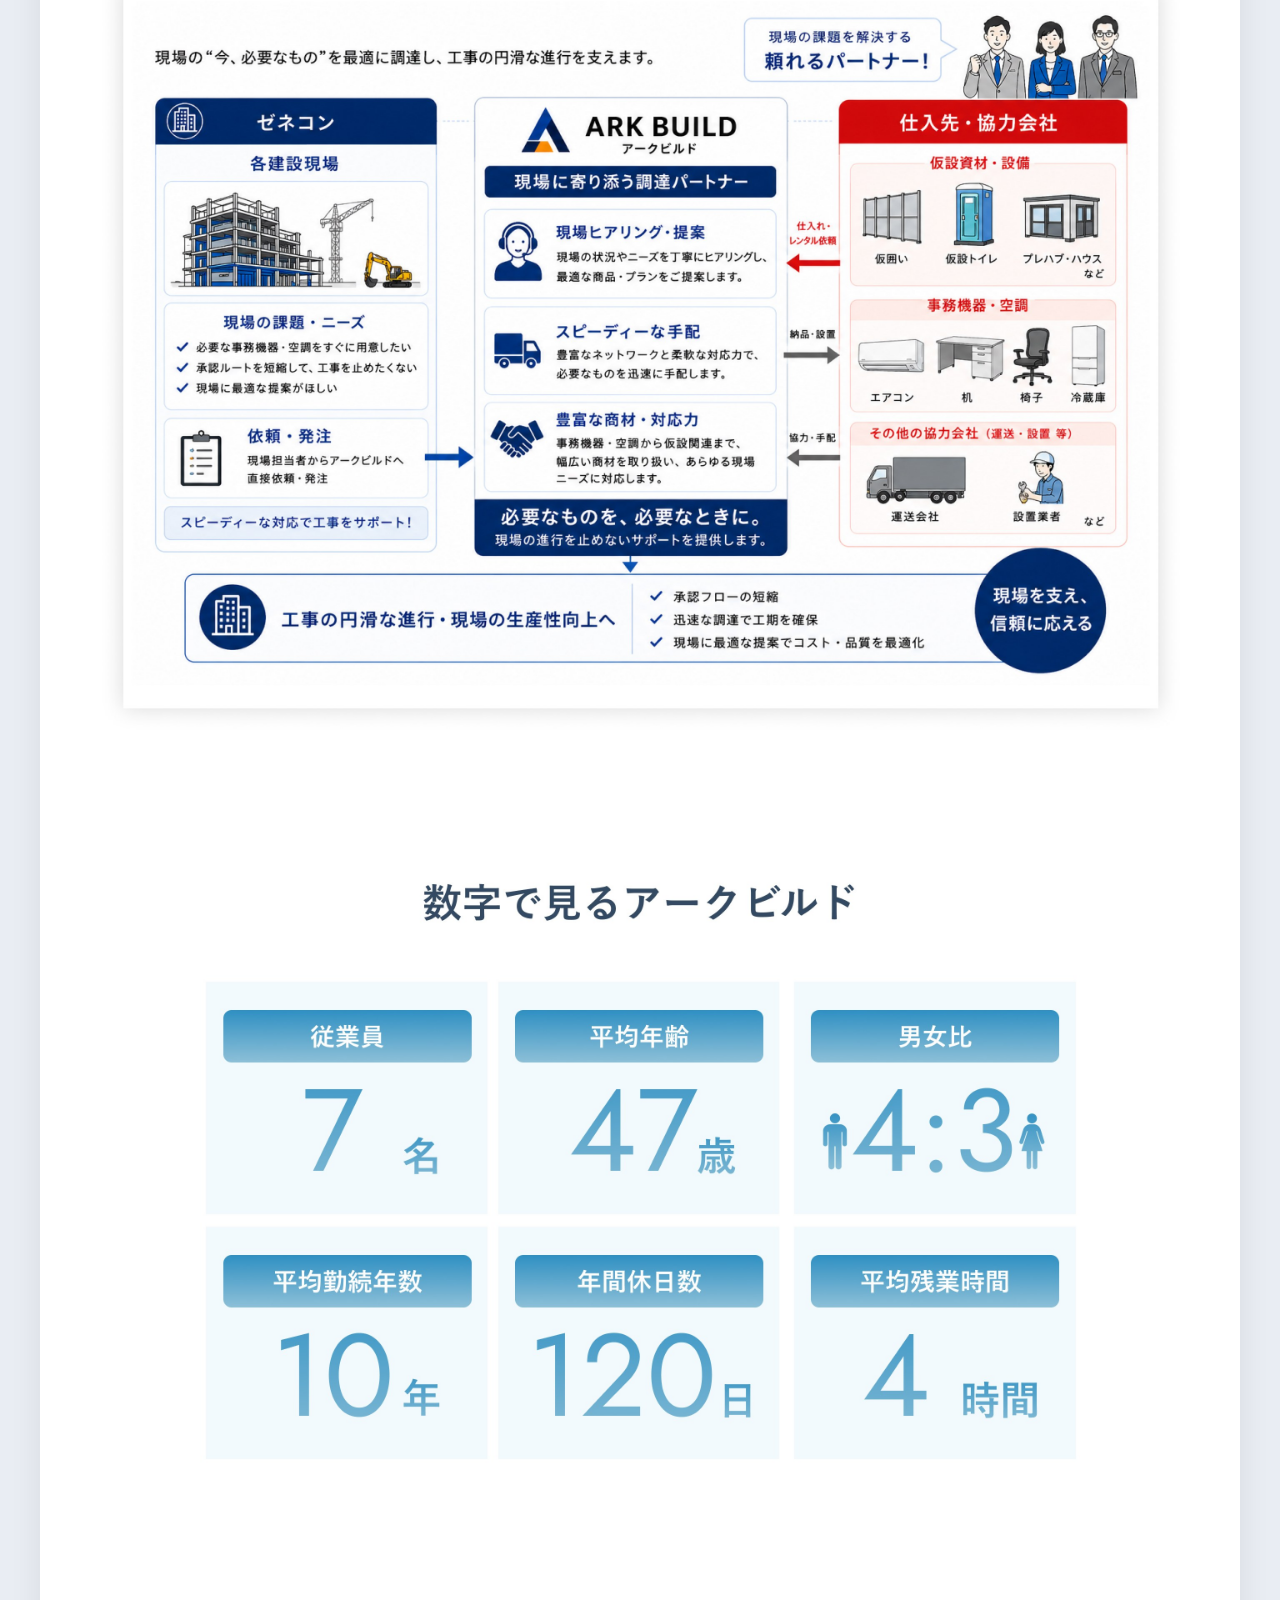
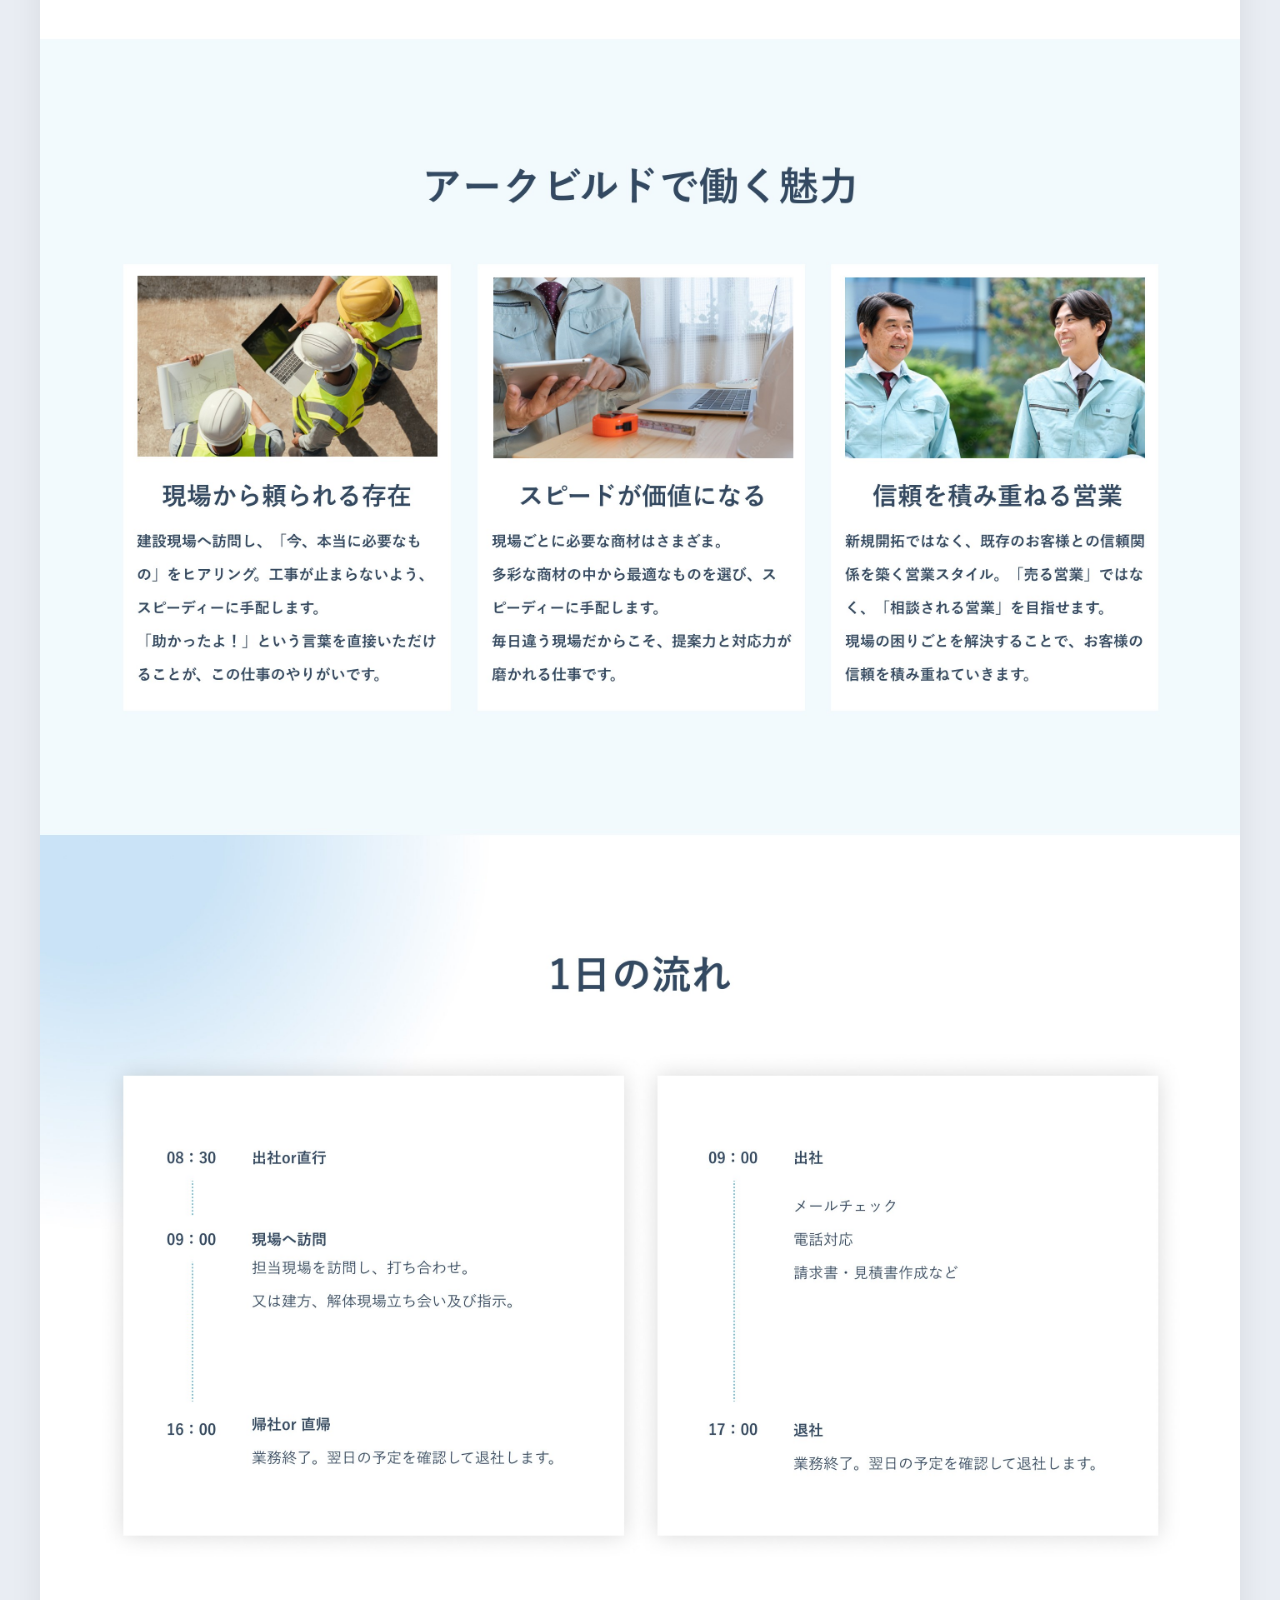
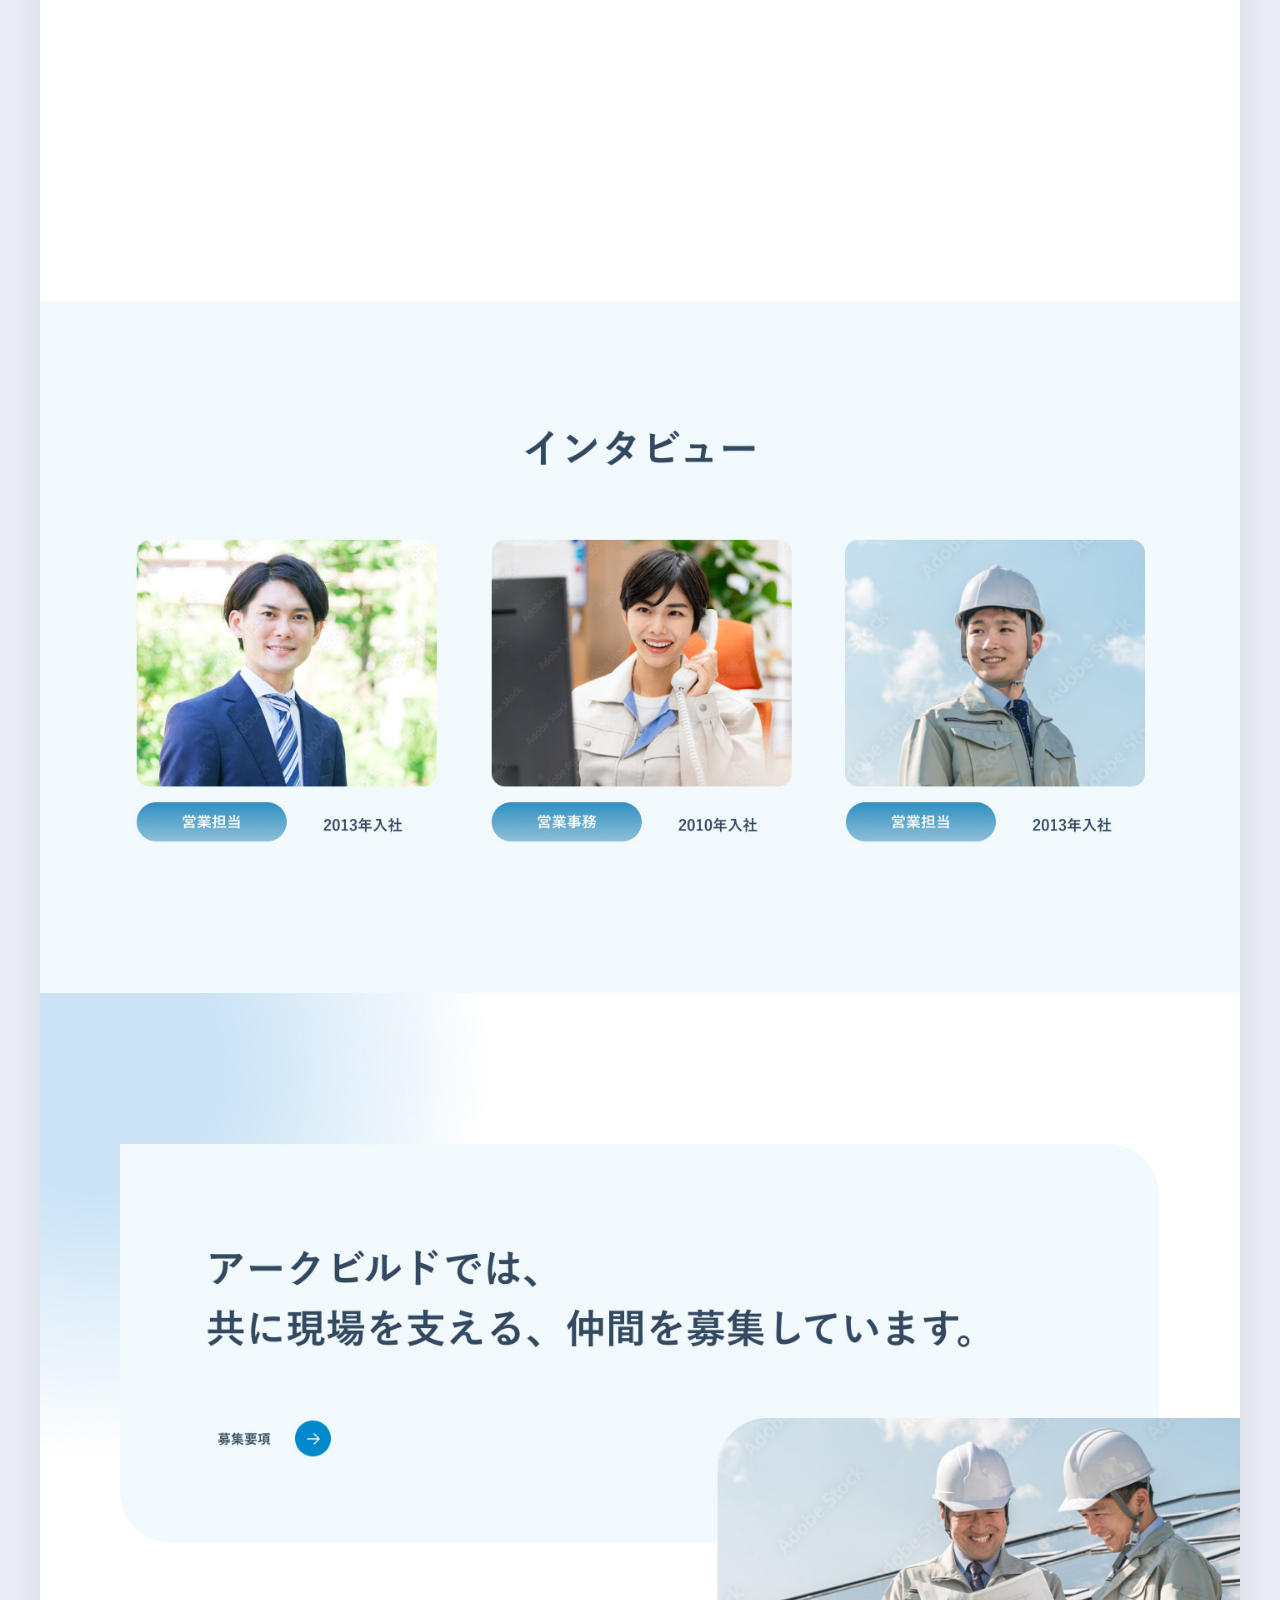
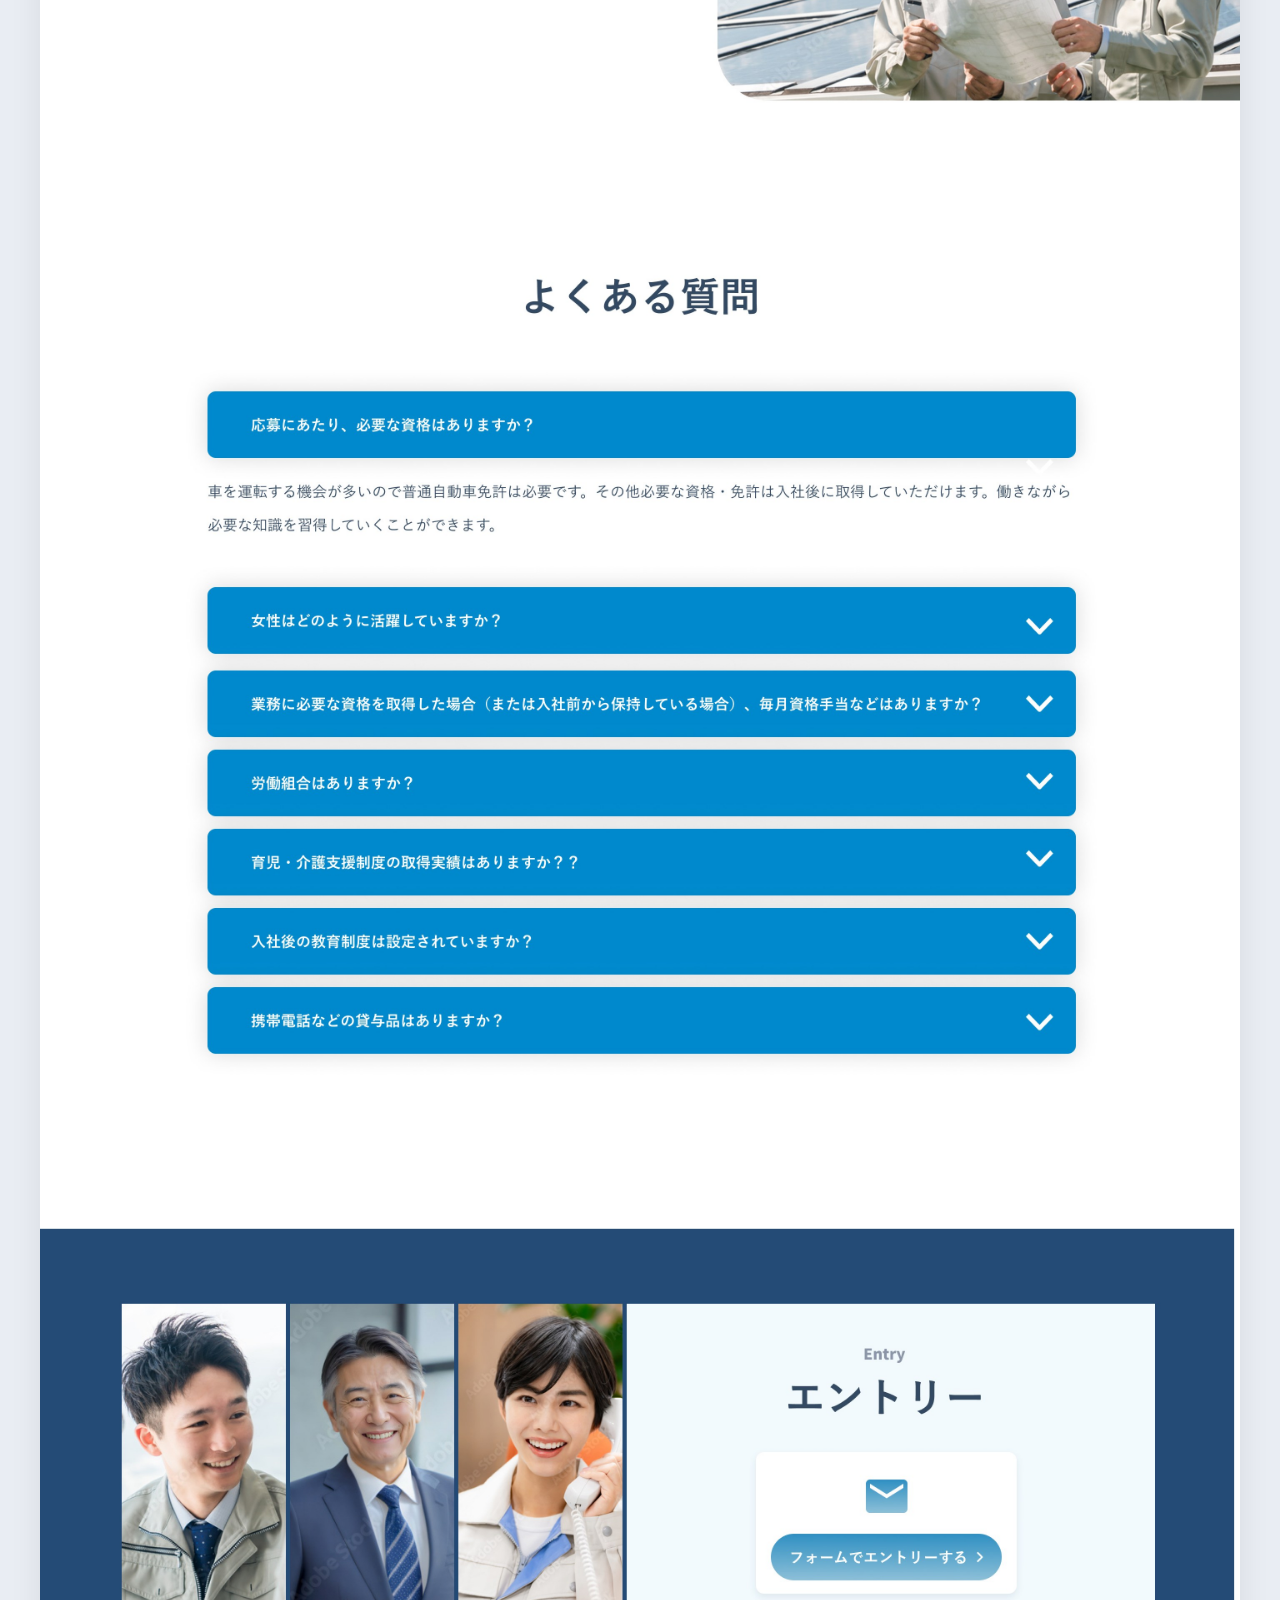
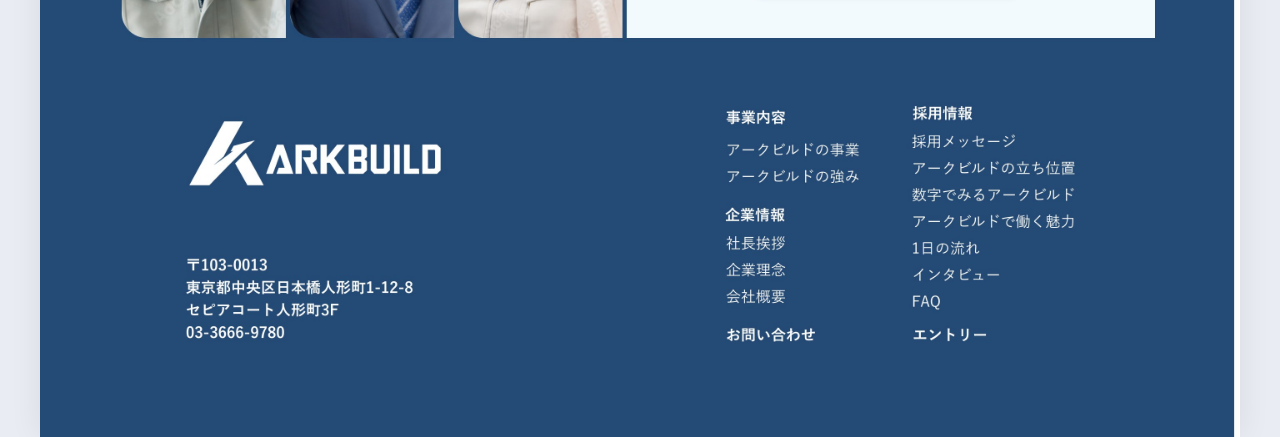
<file: recruit.html>
<!DOCTYPE html>
<html lang="ja">
<head>
  <meta charset="UTF-8">
  <meta name="viewport" content="width=device-width, initial-scale=1.0">
  <title>ARKBUILD | 採用情報</title>
  <link rel="stylesheet" href="style.css">
  <style>.rpage{--navh:calc(min(100vw,1200px)*0.10556);}</style>
</head>
<body>
  <div class="rpage">
    <div class="rseg">
      <img src="recruit_top.jpg" alt="ARKBUILD 採用情報 ヘッダー">
      <a class="hotspot" style="top:0%;left:83%;width:17%;height:16%" href="index.html" title="企業サイトはこちら"></a>
      <a class="hotspot" style="top:0%;left:64%;width:16%;height:14%" href="mailto:recruit@arkbuild.example" title="エントリー"></a>
      <a class="hotspot" style="top:0%;left:6%;width:14%;height:14%" href="index.html" title="ロゴ"></a>
    </div>
    <div class="rnav">
      <img src="recruit_nav.jpg" alt="メニュー">
      <a class="hotspot" style="top:13.5%;left:6%;width:21%;height:33.2%" href="#message" title="メッセージ"></a>
      <a class="hotspot" style="top:13.5%;left:31%;width:21.5%;height:33.2%" href="#position" title="アークビルドの立ち位置"></a>
      <a class="hotspot" style="top:13.5%;left:55%;width:22%;height:33.2%" href="#numbers" title="数字で見るアークビルド"></a>
      <a class="hotspot" style="top:13.5%;left:77%;width:21.5%;height:33.2%" href="#charm" title="アークビルドで働く魅力"></a>
      <a class="hotspot" style="top:55.3%;left:6%;width:21%;height:33.2%" href="#flow" title="1日の流れ"></a>
      <a class="hotspot" style="top:55.3%;left:31%;width:21.5%;height:33.2%" href="#interview" title="インタビュー"></a>
      <a class="hotspot" style="top:55.3%;left:55%;width:22%;height:33.2%" href="requirements.html" title="募集要項"></a>
      <a class="hotspot" style="top:55.3%;left:77%;width:21.5%;height:33.2%" href="#faq" title="よくある質問"></a>
    </div>
    <div class="rseg">
      <img src="recruit_body.jpg" alt="ARKBUILD 採用情報">
      <div class="anchor" id="message" style="top:1.76%"></div>
      <div class="anchor" id="position" style="top:11.59%"></div>
      <div class="anchor" id="numbers" style="top:24.83%"></div>
      <div class="anchor" id="charm" style="top:36.25%"></div>
      <div class="anchor" id="flow" style="top:46.08%"></div>
      <div class="anchor" id="interview" style="top:59.77%"></div>
      <div class="anchor" id="faq" style="top:78.0%"></div>
      <a class="hotspot" style="top:69%;left:6%;width:46%;height:5.5%" href="requirements.html" title="仲間を募集しています → 募集要項"></a>
      <a class="hotspot" style="top:93.0%;left:60%;width:19%;height:1.9%" href="mailto:recruit@arkbuild.example" title="フォームでエントリーする"></a>
    </div>
  </div>
  <button class="reveal-toggle" type="button" onclick="var o=document.body.classList.toggle('reveal');this.textContent=o?'◎ ボタン位置を隠す':'◎ ボタン位置を表示'">◎ ボタン位置を表示</button>
</body>
</html>
</file>
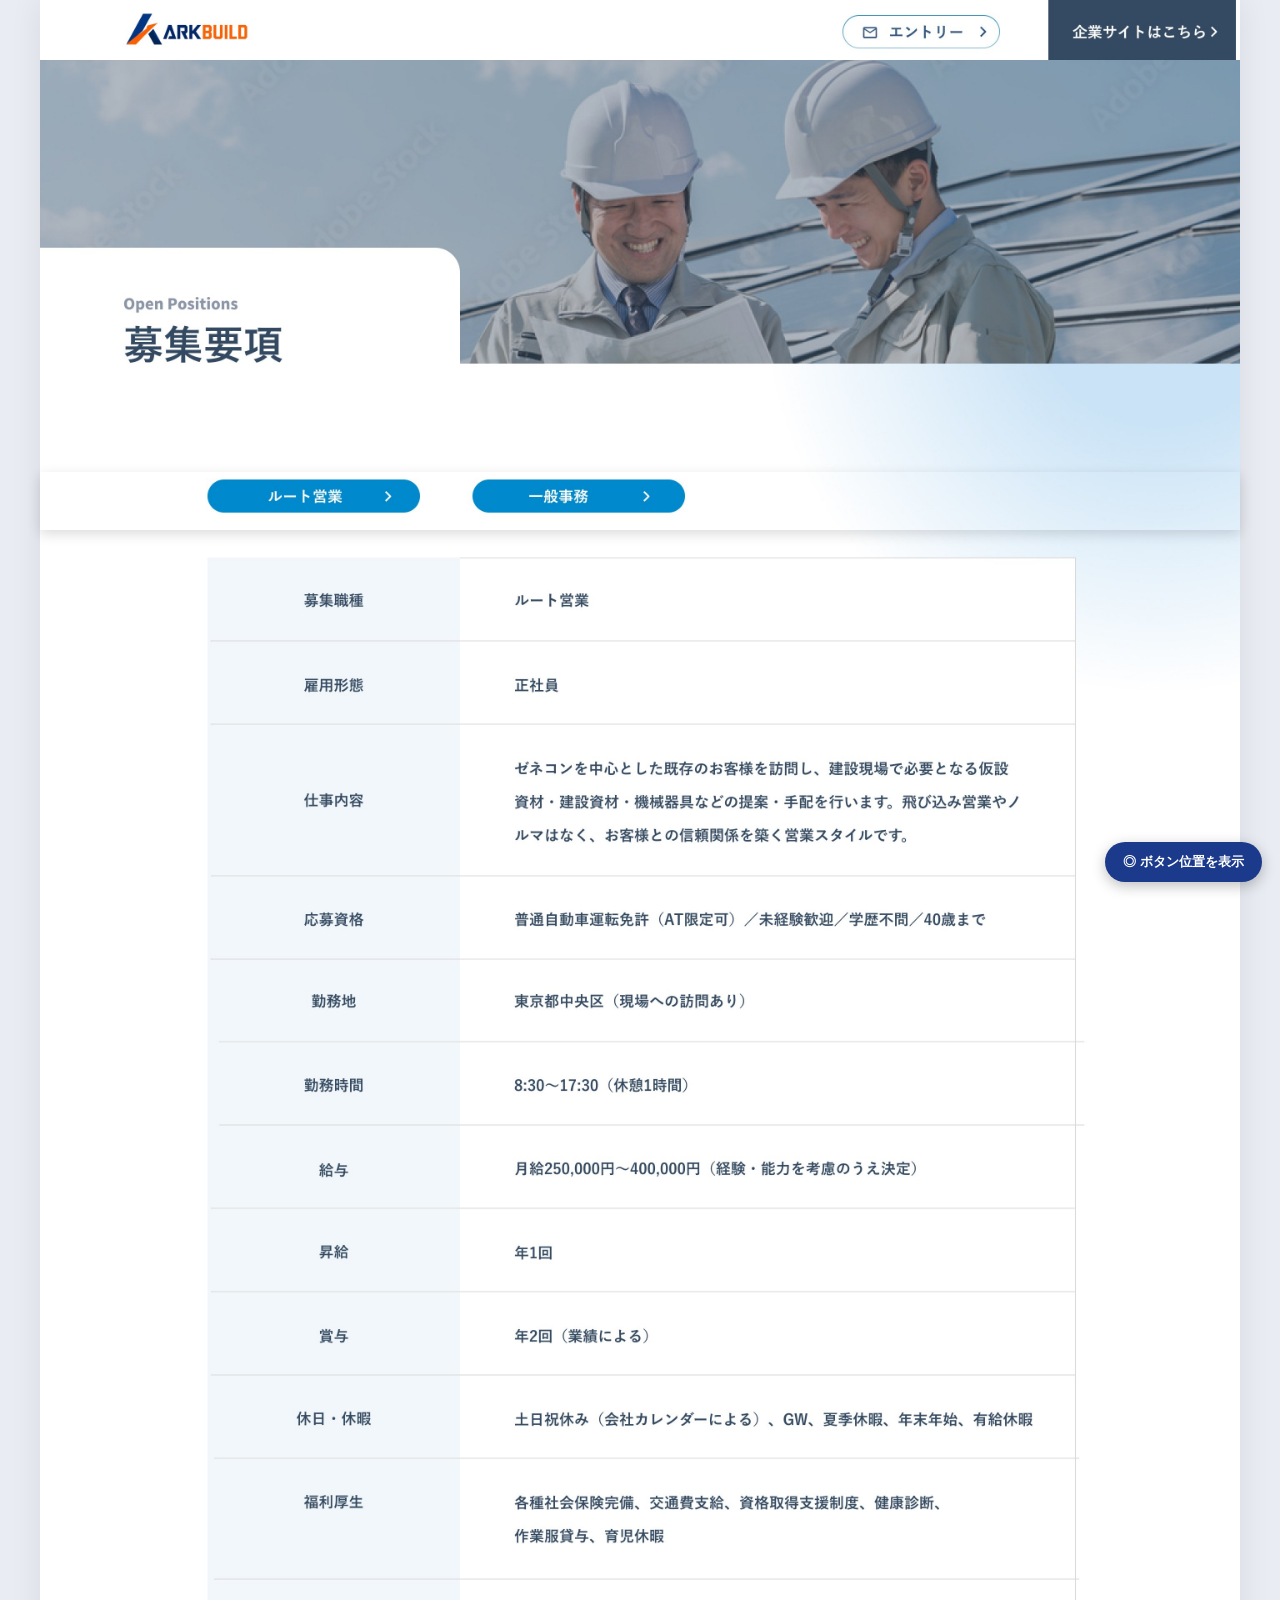
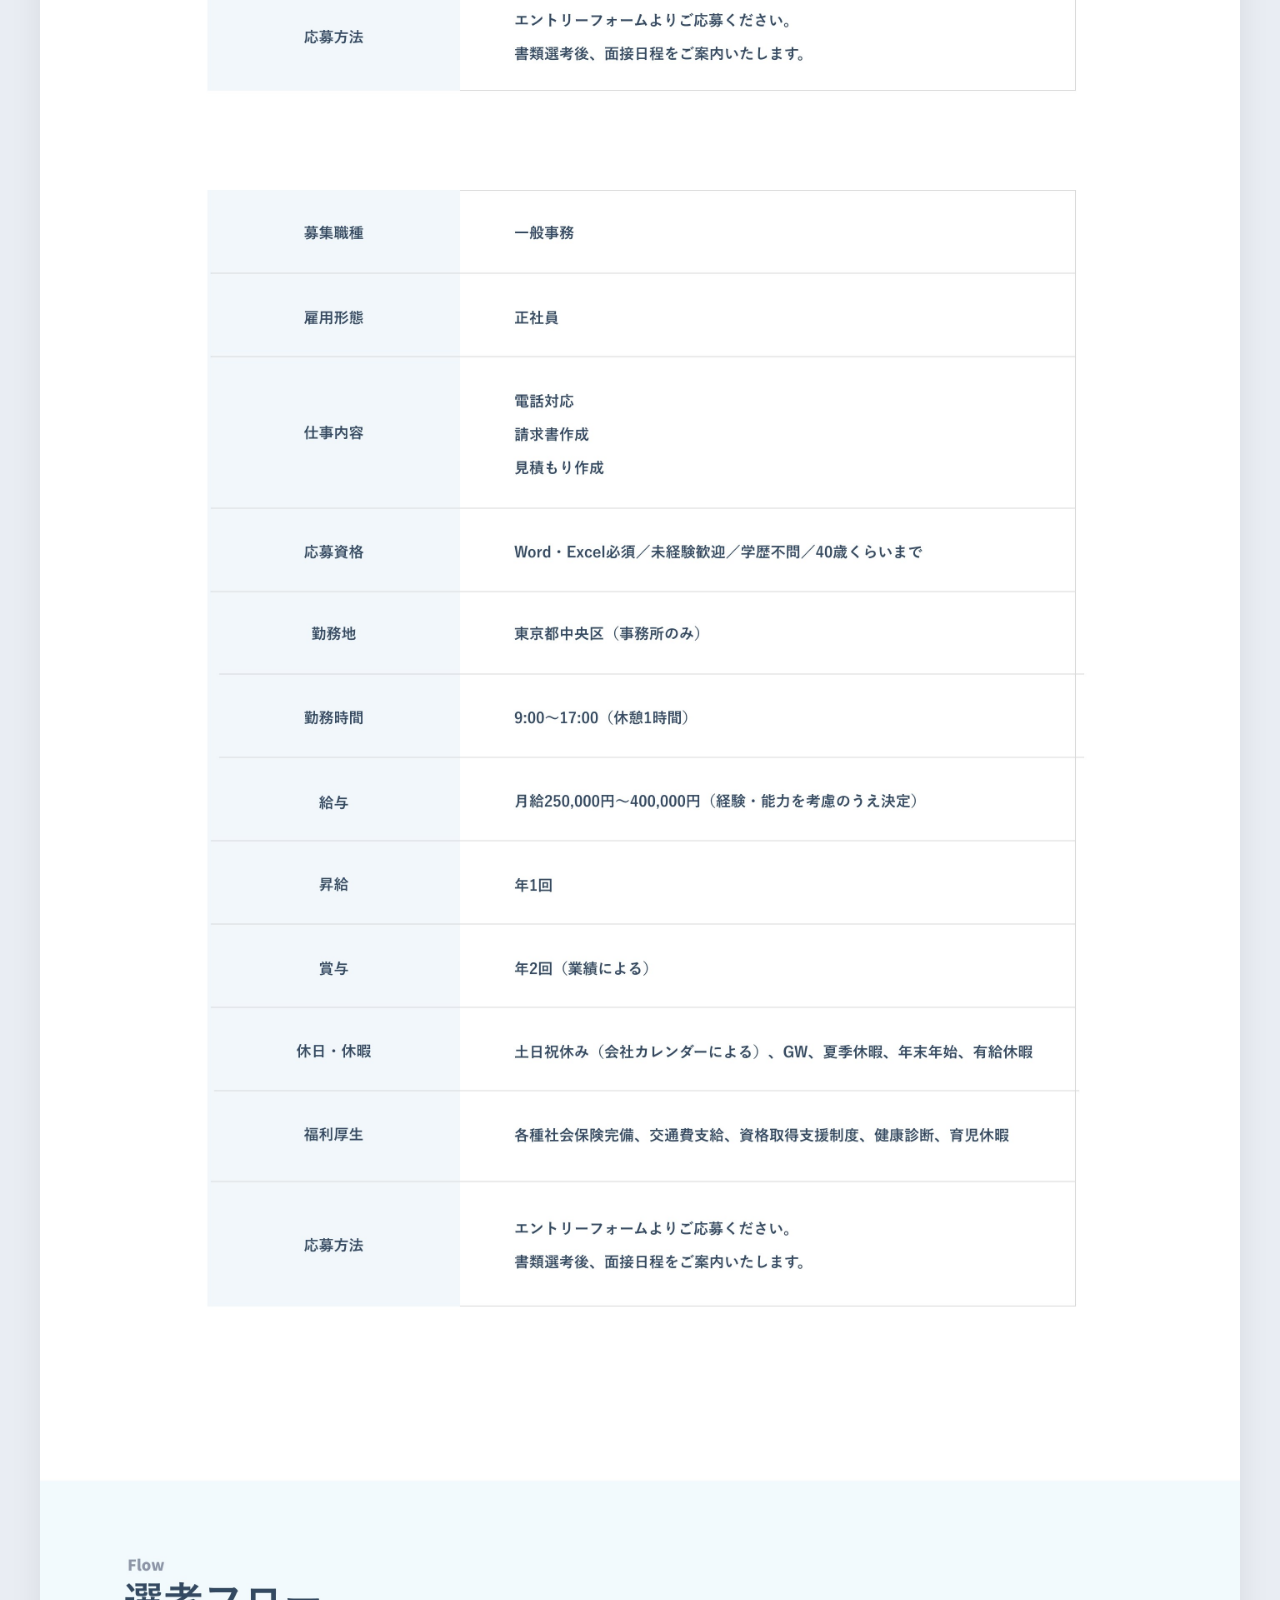
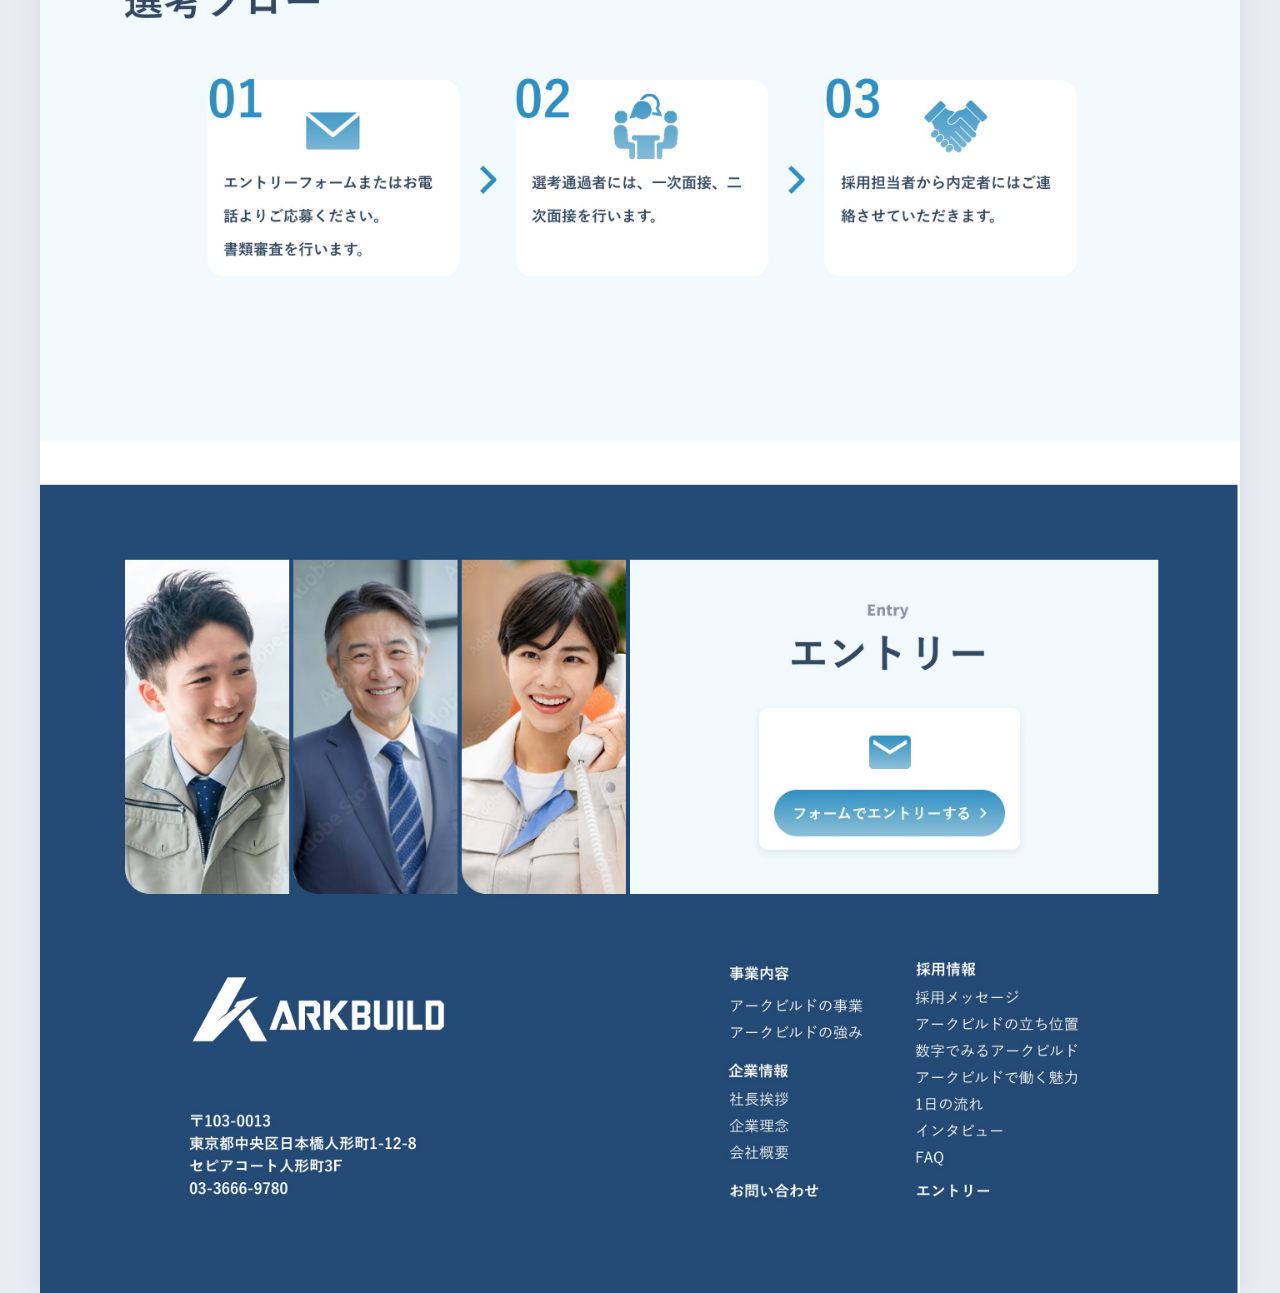
<file: requirements.html>
<!DOCTYPE html>
<html lang="ja">
<head>
  <meta charset="UTF-8">
  <meta name="viewport" content="width=device-width, initial-scale=1.0">
  <title>ARKBUILD | 募集要項</title>
  <link rel="stylesheet" href="style.css">
  <style>.rpage{--navh:calc(min(100vw,1200px)*0.04861);}</style>
</head>
<body>
  <div class="rpage">
    <div class="rseg">
      <img src="req_top.jpg" alt="ARKBUILD 募集要項 ヘッダー">
      <a class="hotspot" style="top:0%;left:83%;width:17%;height:9%" href="index.html" title="企業サイトはこちら"></a>
      <a class="hotspot" style="top:0%;left:64%;width:16%;height:8%" href="mailto:recruit@arkbuild.example" title="エントリー"></a>
      <a class="hotspot" style="top:0%;left:6%;width:14%;height:8%" href="index.html" title="ロゴ"></a>
    </div>
    <div class="rnav">
      <img src="req_nav.jpg" alt="メニュー">
      <a class="hotspot" style="top:8%;left:13%;width:20%;height:77%" href="#route" title="ルート営業"></a>
      <a class="hotspot" style="top:8%;left:35%;width:20%;height:77%" href="#office" title="一般事務"></a>
    </div>
    <div class="rseg">
      <img src="req_body.jpg" alt="ARKBUILD 募集要項">
      <div class="anchor" id="route" style="top:1.37%"></div>
      <div class="anchor" id="office" style="top:34.24%"></div>
      <a class="hotspot" style="top:86.3%;left:58%;width:18%;height:2.3%" href="mailto:recruit@arkbuild.example" title="フォームでエントリーする"></a>
    </div>
  </div>
  <button class="reveal-toggle" type="button" onclick="var o=document.body.classList.toggle('reveal');this.textContent=o?'◎ ボタン位置を隠す':'◎ ボタン位置を表示'">◎ ボタン位置を表示</button>
</body>
</html>
</file>
<file: style.css>
* { margin: 0; padding: 0; box-sizing: border-box; }

body {
  font-family: "Hiragino Kaku Gothic ProN", "Yu Gothic", "Meiryo", sans-serif;
  background: #e9edf3;
}

/* ===== Stage (image + overlays) ===== */
.stage {
  position: relative;
  max-width: 1200px;
  margin: 0 auto;
  background: #fff;
  box-shadow: 0 0 30px rgba(0, 0, 0, 0.08);
}

.stage img {
  display: block;
  width: 100%;
  height: auto;
}

/* clickable overlays, positioned in % of the image */
.hotspot {
  position: absolute;
  display: block;
  cursor: pointer;
  border-radius: 6px;
  transition: background 0.15s, box-shadow 0.15s;
}

.hotspot:hover {
  background: rgba(27, 58, 139, 0.22);
  box-shadow: 0 0 0 2px rgba(27, 58, 139, 0.8) inset;
}

/* reveal mode: show where all buttons are */
body.reveal .hotspot {
  background: rgba(242, 107, 29, 0.22);
  box-shadow: 0 0 0 2px rgba(242, 107, 29, 0.9) inset;
}

body.reveal .hotspot:hover {
  background: rgba(27, 58, 139, 0.30);
  box-shadow: 0 0 0 2px rgba(27, 58, 139, 0.9) inset;
}

/* ===== Reveal toggle button (demo helper) ===== */
.reveal-toggle {
  position: fixed;
  right: 18px;
  bottom: 18px;
  z-index: 200;
  background: #1b3a8b;
  color: #fff;
  border: none;
  border-radius: 24px;
  padding: 11px 18px;
  font-size: 13px;
  font-weight: 700;
  cursor: pointer;
  box-shadow: 0 4px 14px rgba(0, 0, 0, 0.25);
  font-family: inherit;
}

.reveal-toggle:hover { background: #14295f; }
body.reveal .reveal-toggle { background: #f26b1d; }

/* ===== Recruit pages: sticky-nav layout (sliced images) ===== */
.rpage {
  position: relative;
  max-width: 1200px;
  margin: 0 auto;
  background: #fff;
  box-shadow: 0 0 30px rgba(0, 0, 0, 0.08);
}

.rseg { position: relative; line-height: 0; }
.rseg > img { display: block; width: 100%; height: auto; }

/* the sticky menu strip */
.rnav {
  position: sticky;
  top: 0;
  z-index: 50;
  line-height: 0;
  box-shadow: 0 4px 12px rgba(0, 0, 0, 0.14);
}
.rnav > img { display: block; width: 100%; height: auto; }

/* invisible in-page scroll targets; offset so sections land below the sticky nav */
.anchor {
  position: absolute;
  left: 0;
  width: 1px;
  height: 1px;
  visibility: hidden;
  scroll-margin-top: var(--navh, 120px);
}

html { scroll-behavior: smooth; }
</file>
